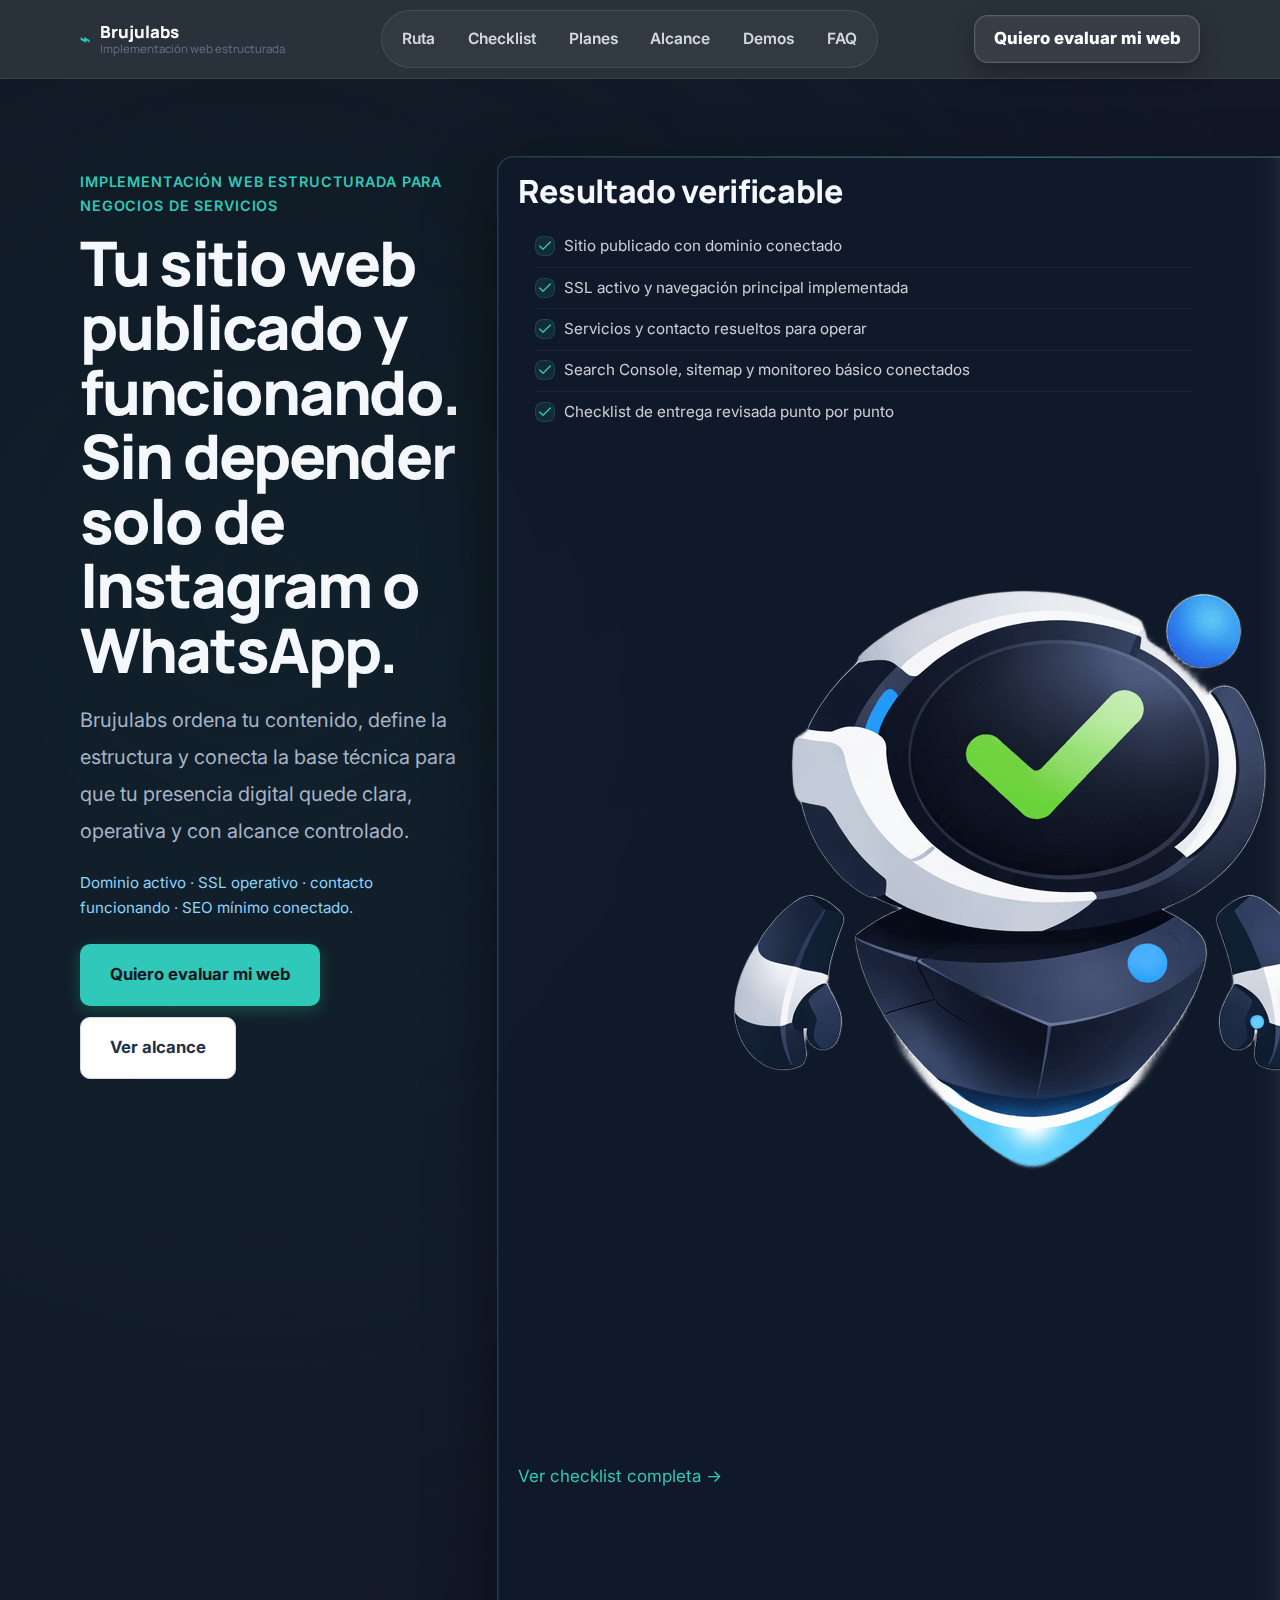
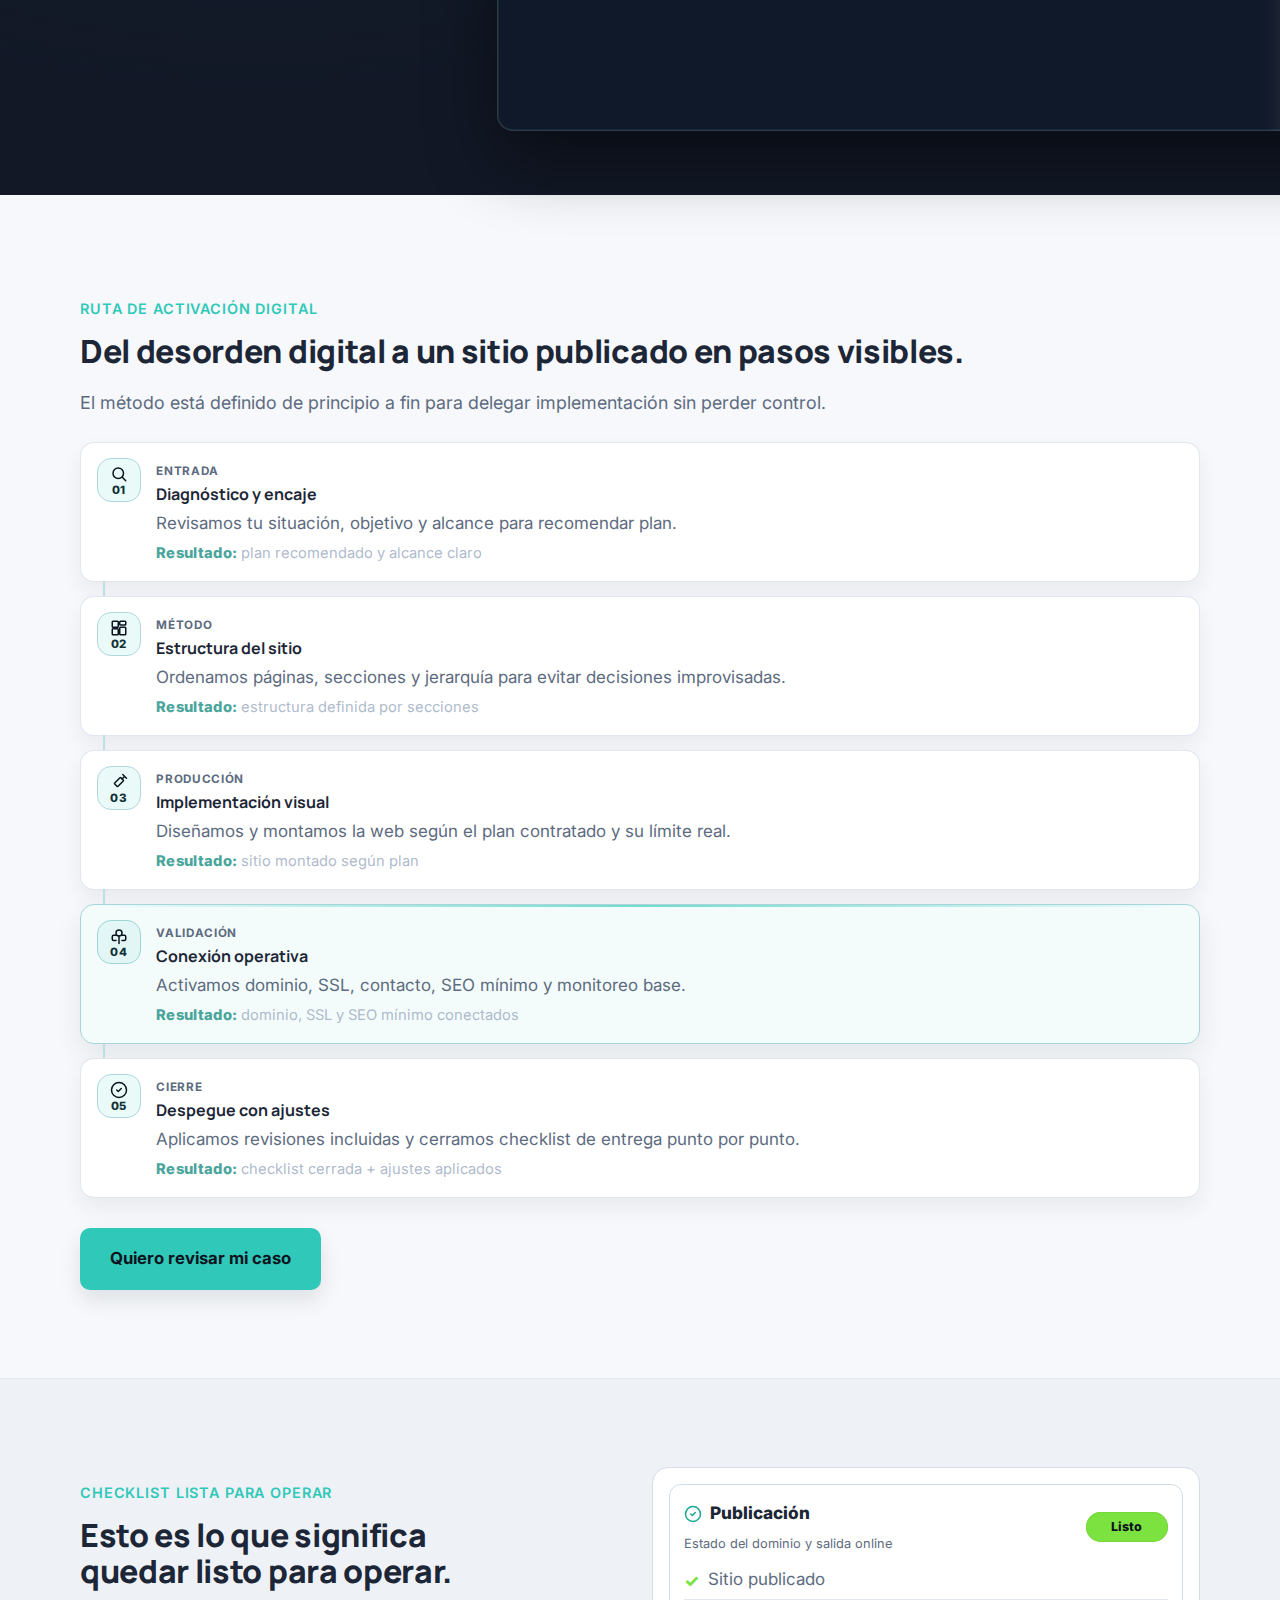
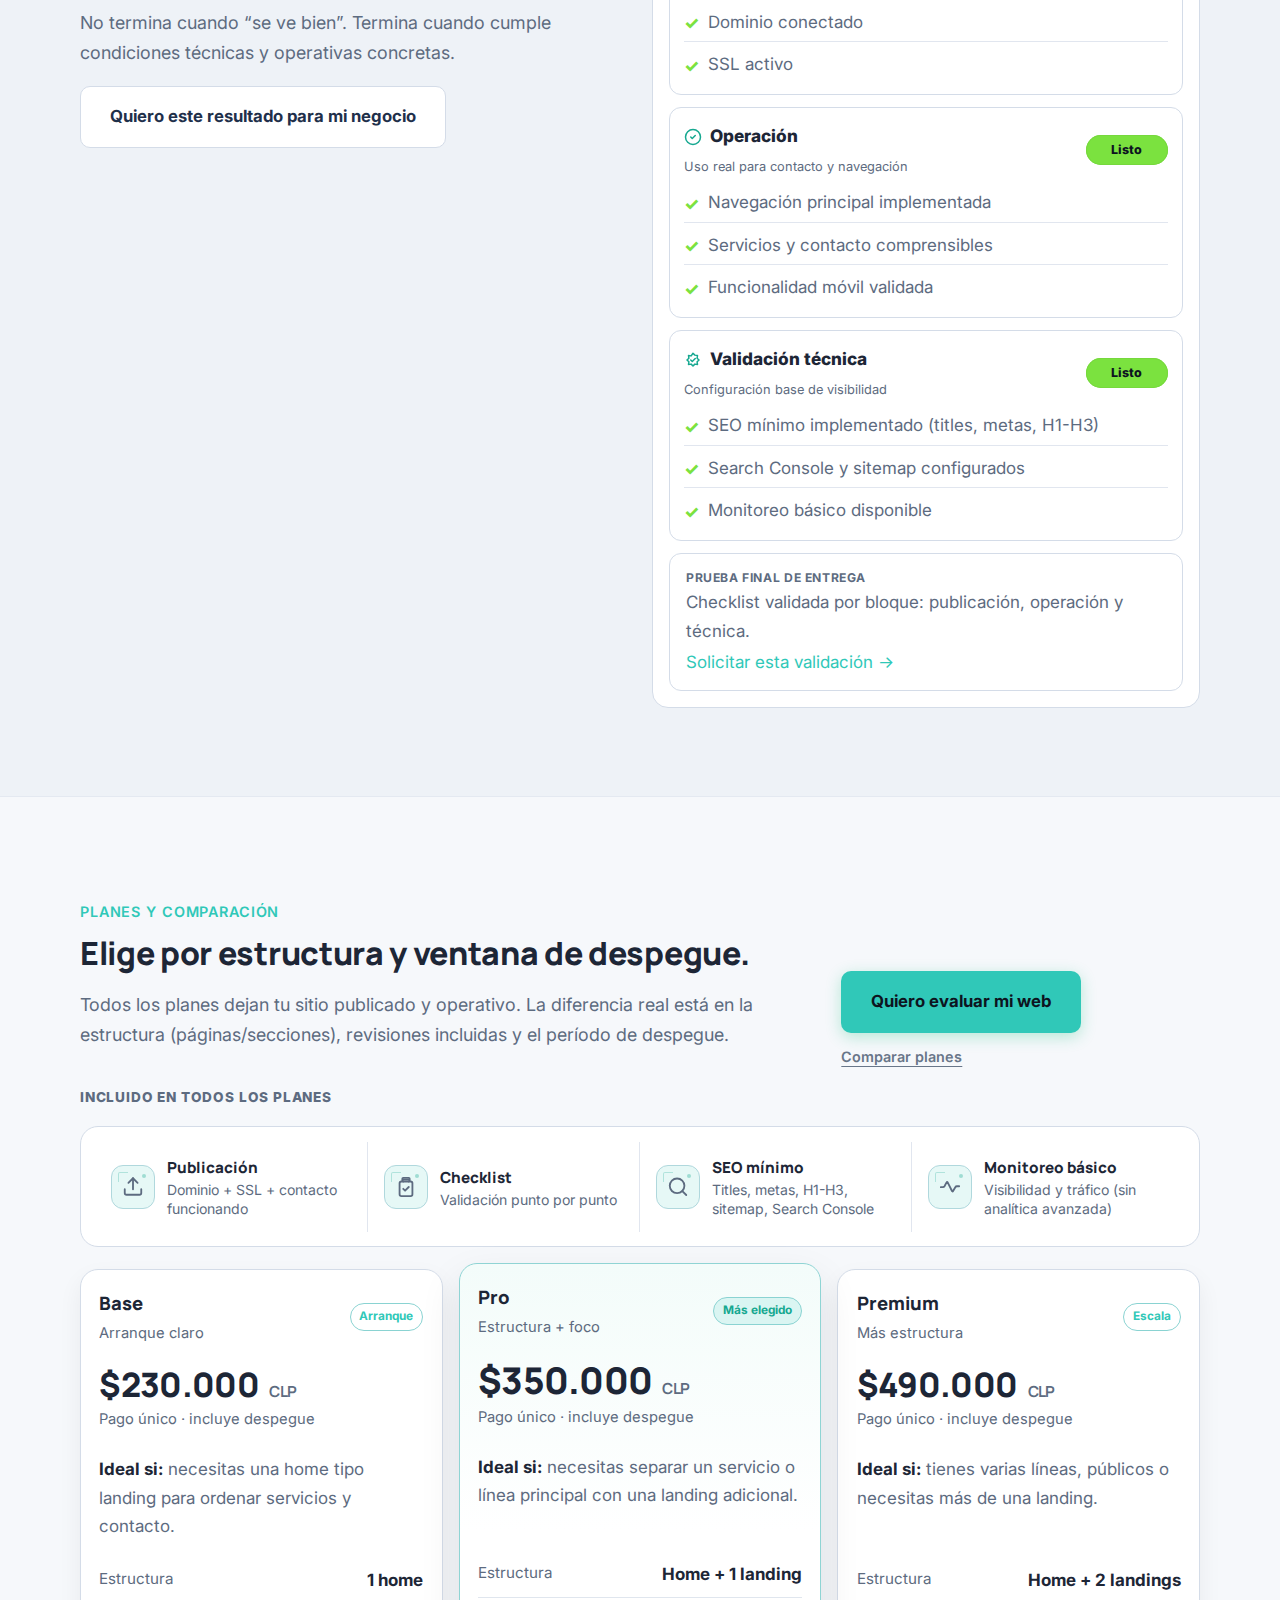
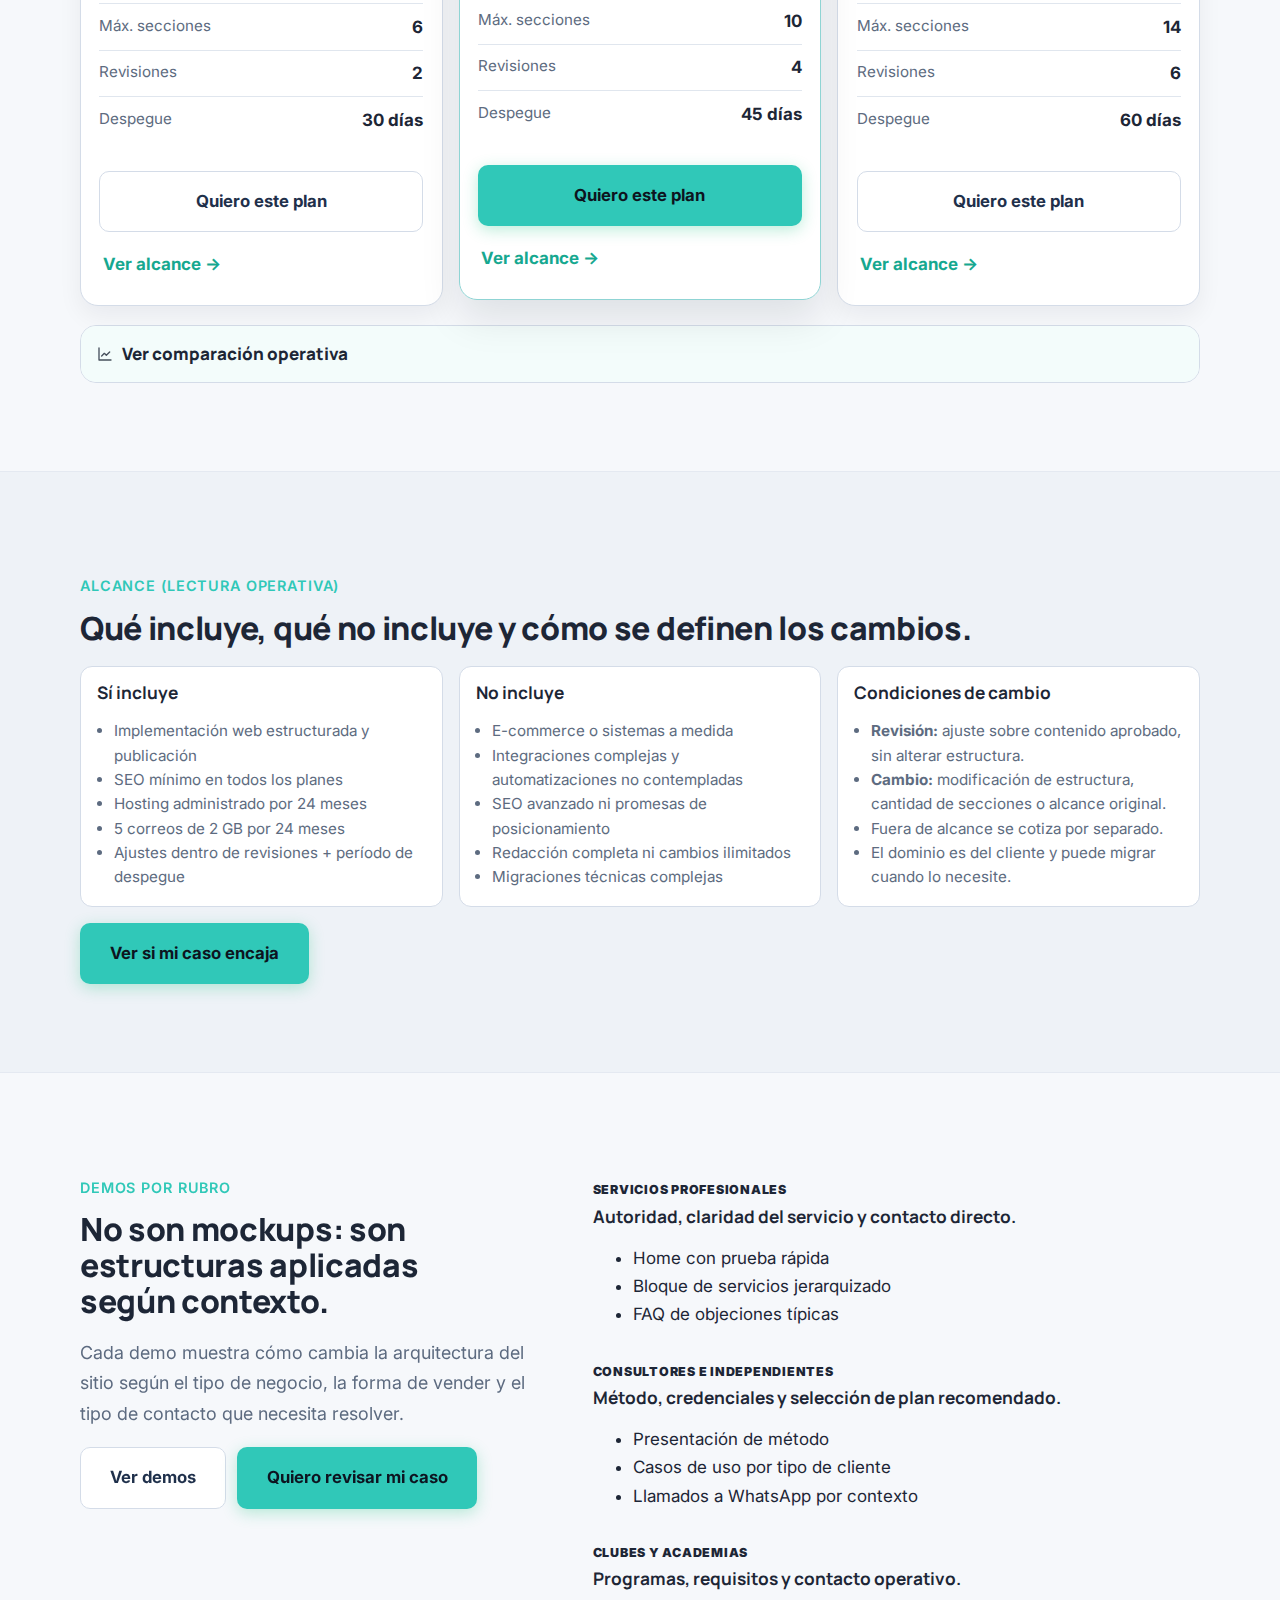
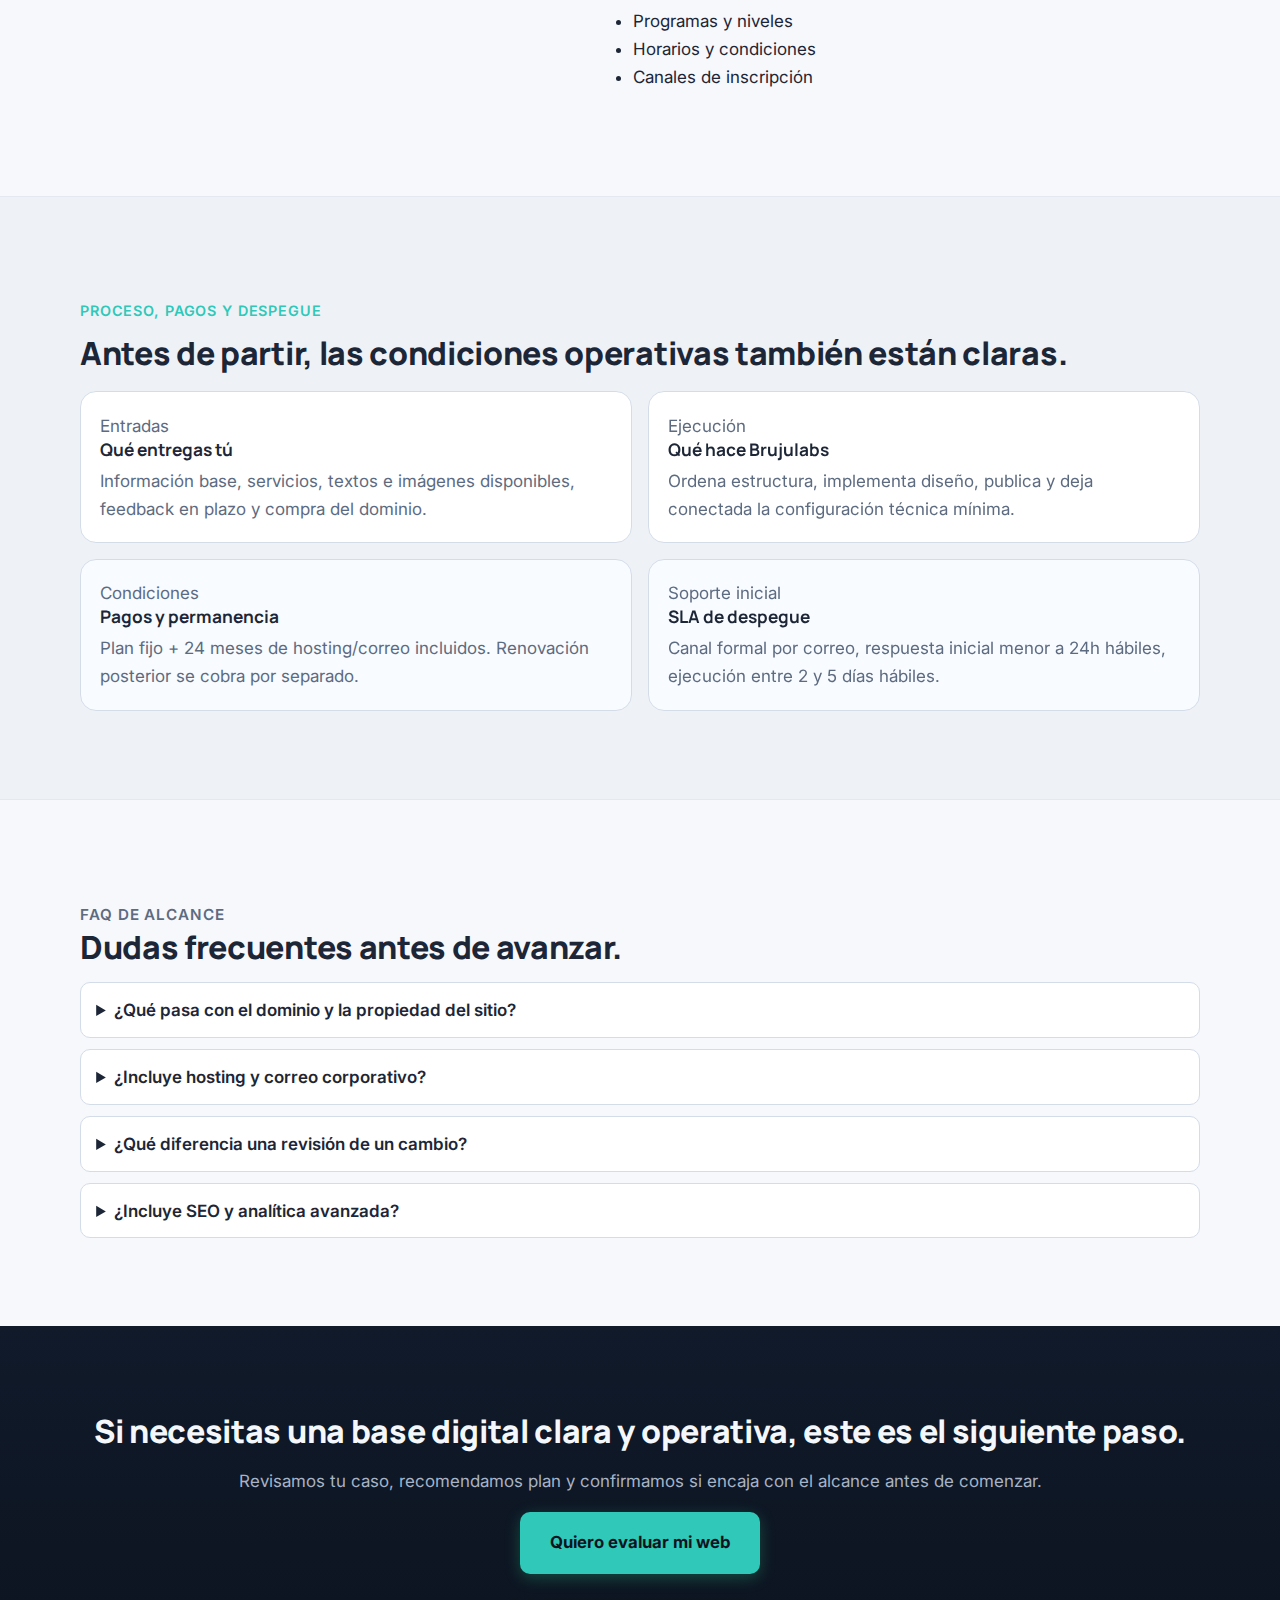
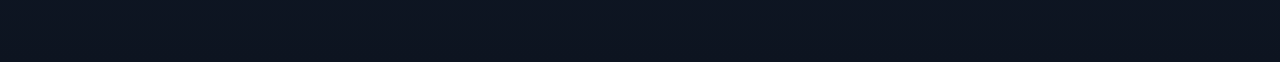
<file: index.html>
<!DOCTYPE html>
<html lang="es">
<head>
  <meta charset="UTF-8" />
  <meta name="viewport" content="width=device-width, initial-scale=1.0" />
  <link rel="icon" type="image/png" sizes="192x192" href="assets/img/fav.png" />
  <title>Brujulabs | Implementación web lista para operar</title>
  <meta name="description" content="Brujulabs implementa sitios web para negocios de servicios con método claro, checklist verificable y alcance controlado." />
  <meta property="og:site_name" content="Brujulabs" />
  <meta property="og:title" content="Brujulabs | Implementación web lista para operar" />
  <meta property="og:description" content="Implementación guiada para dejar tu sitio publicado, claro y funcional." />
  <link rel="preconnect" href="https://fonts.googleapis.com">
  <link rel="preconnect" href="https://fonts.gstatic.com" crossorigin>
  <link href="https://fonts.googleapis.com/css2?family=Inter:wght@400;500;600&family=Manrope:wght@700;800&display=swap" rel="stylesheet">
  <link rel="stylesheet" href="assets/home.css" />
</head>
<body>
  <header class="site-header">
    <div class="container header-inner">
      <a class="brand" href="/" aria-label="Brujulabs Home">
        <span class="brand-mark" aria-hidden="true">⌁</span>
        <span class="brand-meta">
          <span class="brand-name">Brujulabs</span>
          <span class="brand-tag">Implementación web estructurada</span>
        </span>
      </a>
      <nav class="main-nav" aria-label="Navegación principal">
        <a href="#ruta">Ruta</a>
        <a href="#checklist">Checklist</a>
        <a href="#planes">Planes</a>
        <a href="#alcance">Alcance</a>
        <a href="#demos">Demos</a>
        <a href="#faq">FAQ</a>
      </nav>
      <a class="btn btn-whatsapp" href="https://wa.me/TUNUMERO?text=Hola%2C%20vengo%20desde%20la%20web%20de%20Brujulabs.%20Quiero%20entender%20qu%C3%A9%20plan%20me%20conviene%20para%20implementar%20mi%20sitio.">Quiero evaluar mi web</a>
    </div>
  </header>

  <main>
    <section class="hero" id="hero">
      <div class="container hero-grid">
        <div class="hero-copy">
          <p class="eyebrow">Implementación web estructurada para negocios de servicios</p>
          <h1>Tu sitio web publicado y funcionando.<br>Sin depender solo de Instagram o WhatsApp.</h1>
          <p class="lead">Brujulabs ordena tu contenido, define la estructura y conecta la base técnica para que tu presencia digital quede clara, operativa y con alcance controlado.</p>
          <p class="hero-proof">Dominio activo · SSL operativo · contacto funcionando · SEO mínimo conectado.</p>
          <div class="hero-actions">
            <a class="btn btn-primary" href="https://wa.me/TUNUMERO?text=Hola%2C%20vengo%20desde%20la%20web%20de%20Brujulabs.%20Quiero%20entender%20qu%C3%A9%20plan%20me%20conviene%20para%20implementar%20mi%20sitio.">Quiero evaluar mi web</a>
            <a class="btn btn-ghost" href="#alcance">Ver alcance</a>
          </div>
        </div>

        <aside class="hero-panel" aria-label="Prueba inicial de entrega">
          <div class="panel-head">
            <h2>Resultado verificable</h2>
            <span class="state-ok">Validado</span>
          </div>
          <ul class="proof-list" aria-label="Checklist de entrega verificable">
            <li>
              <span class="proof-ico" aria-hidden="true">
                <!-- Lucide: check -->
                <svg viewBox="0 0 24 24" class="ico" fill="none" stroke="currentColor" stroke-width="2"
                     stroke-linecap="round" stroke-linejoin="round">
                  <path d="M20 6 9 17l-5-5"></path>
                </svg>
              </span>
              <span>Sitio publicado con dominio conectado</span>
            </li>

            <li>
              <span class="proof-ico" aria-hidden="true">
                <svg viewBox="0 0 24 24" class="ico" fill="none" stroke="currentColor" stroke-width="2"
                     stroke-linecap="round" stroke-linejoin="round">
                  <path d="M20 6 9 17l-5-5"></path>
                </svg>
              </span>
              <span>SSL activo y navegación principal implementada</span>
            </li>

            <li>
              <span class="proof-ico" aria-hidden="true">
                <svg viewBox="0 0 24 24" class="ico" fill="none" stroke="currentColor" stroke-width="2"
                     stroke-linecap="round" stroke-linejoin="round">
                  <path d="M20 6 9 17l-5-5"></path>
                </svg>
              </span>
              <span>Servicios y contacto resueltos para operar</span>
            </li>

            <li>
              <span class="proof-ico" aria-hidden="true">
                <svg viewBox="0 0 24 24" class="ico" fill="none" stroke="currentColor" stroke-width="2"
                     stroke-linecap="round" stroke-linejoin="round">
                  <path d="M20 6 9 17l-5-5"></path>
                </svg>
              </span>
              <span>Search Console, sitemap y monitoreo básico conectados</span>
            </li>

            <li>
              <span class="proof-ico" aria-hidden="true">
                <svg viewBox="0 0 24 24" class="ico" fill="none" stroke="currentColor" stroke-width="2"
                     stroke-linecap="round" stroke-linejoin="round">
                  <path d="M20 6 9 17l-5-5"></path>
                </svg>
              </span>
              <span>Checklist de entrega revisada punto por punto</span>
            </li>
          </ul>
          <img src="assets/img/robot.png" alt="Asistente de Brujulabs validando estado de implementación" />
          <a class="inline-link" href="#checklist">Ver checklist completa →</a>
        </aside>
      </div>
    </section>

    <section class="section" id="ruta">
      <div class="container">
        <p class="eyebrow">Ruta de Activación Digital</p>
        <h2>Del desorden digital a un sitio publicado en pasos visibles.</h2>
        <p class="section-intro">El método está definido de principio a fin para delegar implementación sin perder control.</p>
        <ol class="route-sequence">
          <li class="card-step">
            <span class="step-index" aria-hidden="true">
              <svg viewBox="0 0 24 24" class="ico" fill="none" stroke="currentColor" stroke-width="2" stroke-linecap="round" stroke-linejoin="round">
                <circle cx="11" cy="11" r="7"></circle>
                <path d="M21 21l-4.3-4.3"></path>
              </svg>
              <span class="step-num">01</span>
            </span>
            <div>
              <p class="step-state">Entrada</p>
              <h3>Diagnóstico y encaje</h3>
              <p>Revisamos tu situación, objetivo y alcance para recomendar plan.</p>
              <p class="step-result"><strong>Resultado:</strong> plan recomendado y alcance claro</p>
            </div>
          </li>
          <li class="card-step">
            <span class="step-index" aria-hidden="true">
              <svg viewBox="0 0 24 24" class="ico" fill="none" stroke="currentColor" stroke-width="2" stroke-linecap="round" stroke-linejoin="round">
                <rect x="3" y="3" width="8" height="8" rx="1"></rect>
                <rect x="13" y="3" width="8" height="5" rx="1"></rect>
                <rect x="13" y="11" width="8" height="10" rx="1"></rect>
                <rect x="3" y="13" width="8" height="8" rx="1"></rect>
              </svg>
              <span class="step-num">02</span>
            </span>
            <div>
              <p class="step-state">Método</p>
              <h3>Estructura del sitio</h3>
              <p>Ordenamos páginas, secciones y jerarquía para evitar decisiones improvisadas.</p>
              <p class="step-result"><strong>Resultado:</strong> estructura definida por secciones</p>
            </div>
          </li>
          <li class="card-step">
            <span class="step-index" aria-hidden="true">
              <svg viewBox="0 0 24 24" class="ico" fill="none" stroke="currentColor" stroke-width="2" stroke-linecap="round" stroke-linejoin="round">
                <path d="M14.7 6.3a1 1 0 0 0-1.4 0l-7 7a1 1 0 0 0 0 1.4l3 3a1 1 0 0 0 1.4 0l7-7a1 1 0 0 0 0-1.4z"></path>
                <path d="m16 8 3-3"></path>
                <path d="m17 2 5 5"></path>
              </svg>
              <span class="step-num">03</span>
            </span>
            <div>
              <p class="step-state">Producción</p>
              <h3>Implementación visual</h3>
              <p>Diseñamos y montamos la web según el plan contratado y su límite real.</p>
              <p class="step-result"><strong>Resultado:</strong> sitio montado según plan</p>
            </div>
          </li>
          <li class="card-step is-focus">
            <span class="step-index" aria-hidden="true">
              <svg viewBox="0 0 24 24" class="ico" fill="none" stroke="currentColor" stroke-width="2" stroke-linecap="round" stroke-linejoin="round">
                <path d="M12 22V12"></path>
                <path d="M8 18H5a2 2 0 0 1-2-2v-3a2 2 0 0 1 2-2h3"></path>
                <path d="M16 18h3a2 2 0 0 0 2-2v-3a2 2 0 0 0-2-2h-3"></path>
                <path d="M12 12a4 4 0 1 0 0-8 4 4 0 0 0 0 8z"></path>
              </svg>
              <span class="step-num">04</span>
            </span>
            <div>
              <p class="step-state">Validación</p>
              <h3>Conexión operativa</h3>
              <p>Activamos dominio, SSL, contacto, SEO mínimo y monitoreo base.</p>
              <p class="step-result"><strong>Resultado:</strong> dominio, SSL y SEO mínimo conectados</p>
            </div>
          </li>
          <li class="card-step">
            <span class="step-index" aria-hidden="true">
              <svg viewBox="0 0 24 24" class="ico" fill="none" stroke="currentColor" stroke-width="2" stroke-linecap="round" stroke-linejoin="round">
                <circle cx="12" cy="12" r="10"></circle>
                <path d="m9 12 2 2 4-4"></path>
              </svg>
              <span class="step-num">05</span>
            </span>
            <div>
              <p class="step-state">Cierre</p>
              <h3>Despegue con ajustes</h3>
              <p>Aplicamos revisiones incluidas y cerramos checklist de entrega punto por punto.</p>
              <p class="step-result"><strong>Resultado:</strong> checklist cerrada + ajustes aplicados</p>
            </div>
          </li>
        </ol>
        <div class="section-actions">
          <a class="btn btn-primary" href="https://wa.me/TUNUMERO?text=Hola%2C%20vengo%20desde%20la%20web%20de%20Brujulabs.%20Ya%20revis%C3%A9%20el%20alcance%20y%20las%20demos.%20Quiero%20saber%20si%20mi%20negocio%20encaja%20con%20el%20servicio.">Quiero revisar mi caso</a>
        </div>
      </div>
    </section>

    <section class="section section-soft" id="checklist">
      <div class="container two-col">
        <div>
          <p class="eyebrow">Checklist Lista para Operar</p>
          <h2>Esto es lo que significa quedar listo para operar.</h2>
          <p class="section-intro">No termina cuando “se ve bien”. Termina cuando cumple condiciones técnicas y operativas concretas.</p>
          <a class="btn btn-ghost" href="https://wa.me/TUNUMERO?text=Hola%2C%20vengo%20desde%20la%20web%20de%20Brujulabs.%20Quiero%20este%20resultado%20para%20mi%20negocio.">Quiero este resultado para mi negocio</a>
        </div>
        <div class="checklist-operativa">
          <article class="card-check">
            <div class="check-head">
              <div>
                <p class="checklist-title"><svg class="ico" viewBox="0 0 24 24" aria-hidden="true" fill="none" stroke="currentColor" stroke-width="2" stroke-linecap="round" stroke-linejoin="round"><circle cx="12" cy="12" r="10"/><path d="m9 12 2 2 4-4"/></svg>Publicación</p>
                <p class="check-meta">Estado del dominio y salida online</p>
              </div>
              <span class="state-ok">Listo</span>
            </div>
            <ul>
              <li><span>✓</span> Sitio publicado</li>
              <li><span>✓</span> Dominio conectado</li>
              <li><span>✓</span> SSL activo</li>
            </ul>
          </article>
          <article class="card-check">
            <div class="check-head">
              <div>
                <p class="checklist-title"><svg class="ico" viewBox="0 0 24 24" aria-hidden="true" fill="none" stroke="currentColor" stroke-width="2" stroke-linecap="round" stroke-linejoin="round"><circle cx="12" cy="12" r="10"/><path d="m9 12 2 2 4-4"/></svg>Operación</p>
                <p class="check-meta">Uso real para contacto y navegación</p>
              </div>
              <span class="state-ok">Listo</span>
            </div>
            <ul>
              <li><span>✓</span> Navegación principal implementada</li>
              <li><span>✓</span> Servicios y contacto comprensibles</li>
              <li><span>✓</span> Funcionalidad móvil validada</li>
            </ul>
          </article>
          <article class="card-check">
            <div class="check-head">
              <div>
                <p class="checklist-title"><svg class="ico" viewBox="0 0 24 24" aria-hidden="true" fill="none" stroke="currentColor" stroke-width="2" stroke-linecap="round" stroke-linejoin="round"><path d="M12 3l2.45 2.49L18 6l-.51 3.55L20 12l-2.51 2.45L18 18l-3.55-.51L12 20l-2.45-2.51L6 18l.51-3.55L4 12l2.51-2.45L6 6l3.55.51L12 3z"/><path d="m9 12 2 2 4-4"/></svg>Validación técnica</p>
                <p class="check-meta">Configuración base de visibilidad</p>
              </div>
              <span class="state-ok">Listo</span>
            </div>
            <ul>
              <li><span>✓</span> SEO mínimo implementado (titles, metas, H1-H3)</li>
              <li><span>✓</span> Search Console y sitemap configurados</li>
              <li><span>✓</span> Monitoreo básico disponible</li>
            </ul>
          </article>
          <article class="card-proof">
            <p class="proof-label">Prueba final de entrega</p>
            <p>Checklist validada por bloque: publicación, operación y técnica.</p>
            <a class="inline-link" href="https://wa.me/TUNUMERO?text=Hola%2C%20vengo%20desde%20la%20web%20de%20Brujulabs.%20Quiero%20este%20resultado%20para%20mi%20negocio.">Solicitar esta validación →</a>
          </article>
        </div>
      </div>
    </section>

    <section class="section" id="planes">
  <div class="container">
    <div class="pricing-head">
      <div>
        <p class="eyebrow">Planes y comparación</p>
        <h2>Elige por estructura y ventana de despegue.</h2>
        <p class="section-intro">
          Todos los planes dejan tu sitio publicado y operativo. La diferencia real está en la estructura (páginas/secciones),
          revisiones incluidas y el período de despegue.
        </p>
      </div>

      <div class="pricing-actions">
        <a class="btn btn-primary" href="https://wa.me/TUNUMERO?text=Hola%2C%20vengo%20desde%20la%20web%20de%20Brujulabs.%20Quiero%20entender%20qu%C3%A9%20plan%20me%20conviene%20para%20implementar%20mi%20sitio.">
          Quiero evaluar mi web
        </a>
        <a class="btn-ghost" href="#comparar-planes">Comparar planes</a>
      </div>
    </div>

    <!-- “Todos incluyen” (ancla visual, no dashboard falso) -->
    <p class="pricing-kicker">Incluido en todos los planes</p>
    <div class="pricing-includes-strip" aria-label="Incluido en todos los planes">
      <div class="inc">
        <span class="inc-ico" aria-hidden="true">
          <svg class="ico" data-ico="publicacion" viewBox="0 0 24 24" fill="none" stroke="currentColor" stroke-width="2" stroke-linecap="round" stroke-linejoin="round">
            <path d="M12 3v12"/>
            <path d="m17 8-5-5-5 5"/>
            <path d="M21 15v4a2 2 0 0 1-2 2H5a2 2 0 0 1-2-2v-4"/>
          </svg>
        </span>
        <div>
          <strong>Publicación</strong>
          <span>Dominio + SSL + contacto funcionando</span>
        </div>
      </div>

      <div class="inc">
        <span class="inc-ico" aria-hidden="true">
          <svg class="ico" data-ico="checklist" viewBox="0 0 24 24" fill="none" stroke="currentColor" stroke-width="2" stroke-linecap="round" stroke-linejoin="round" aria-hidden="true">
            <rect x="8" y="2" width="8" height="4" rx="1" ry="1"></rect>
            <path d="M9 4h6"></path>
            <path d="M9 6H7a2 2 0 0 0-2 2v12a2 2 0 0 0 2 2h10a2 2 0 0 0 2-2V8a2 2 0 0 0-2-2h-2"></path>
            <path d="m9 14 2 2 4-4"></path>
          </svg>
        </span>
        <div>
          <strong>Checklist</strong>
          <span>Validación punto por punto</span>
        </div>
      </div>

      <div class="inc">
        <span class="inc-ico" aria-hidden="true">
          <svg class="ico" data-ico="seo" viewBox="0 0 24 24" fill="none" stroke="currentColor" stroke-width="2" stroke-linecap="round" stroke-linejoin="round">
            <circle cx="11" cy="11" r="8"/>
            <path d="m21 21-4.3-4.3"/>
          </svg>
        </span>
        <div>
          <strong>SEO mínimo</strong>
          <span>Titles, metas, H1-H3, sitemap, Search Console</span>
        </div>
      </div>

      <div class="inc">
        <span class="inc-ico" aria-hidden="true">
          <svg class="ico" data-ico="monitoreo" viewBox="0 0 24 24" fill="none" stroke="currentColor" stroke-width="2" stroke-linecap="round" stroke-linejoin="round">
            <path d="M22 12h-2.48a2 2 0 0 0-1.74 1.01l-2.57 4.5a.5.5 0 0 1-.9-.04l-5-10a.5.5 0 0 0-.9.04L6 12a2 2 0 0 1-1.74 1H2"/>
          </svg>
        </span>
        <div>
          <strong>Monitoreo básico</strong>
          <span>Visibilidad y tráfico (sin analítica avanzada)</span>
        </div>
      </div>
    </div>

    <!-- Cards -->
    <div class="plan-system plan-system-v2" role="list" aria-label="Planes Brujulabs">
      <!-- BASE -->
      <article class="card-plan plan-v2" role="listitem">
        <div class="plan-head">
          <div>
            <p class="plan-tier">Base</p>
            <p class="plan-kicker">Arranque claro</p>
          </div>
          <span class="plan-badge">Arranque</span>
        </div>

        <div class="plan-price-row">
          <p class="plan-price">$230.000 <span>CLP</span></p>
          <p class="plan-note">Pago único · incluye despegue</p>
        </div>

        <p class="plan-ideal"><strong>Ideal si:</strong> necesitas una home tipo landing para ordenar servicios y contacto.</p>

        <ul class="plan-metrics">
          <li><span>Estructura</span><strong>1 home</strong></li>
          <li><span>Máx. secciones</span><strong>6</strong></li>
          <li><span>Revisiones</span><strong>2</strong></li>
          <li><span>Despegue</span><strong>30 días</strong></li>
        </ul>

        <div class="plan-ctas">
          <a class="btn btn-plan" href="https://wa.me/TUNUMERO?text=Hola%2C%20vengo%20desde%20la%20web%20de%20Brujulabs.%20Estoy%20revisando%20el%20plan%20Base%20y%20quiero%20confirmar%20si%20encaja%20con%20lo%20que%20necesito.">Quiero este plan</a>
          <a class="plan-link" href="#alcance">Ver alcance →</a>
        </div>
      </article>

      <!-- PRO (featured) -->
      <article class="card-plan featured plan-v2" role="listitem" aria-label="Plan Pro (más elegido)">
        <div class="plan-head">
          <div>
            <p class="plan-tier">Pro</p>
            <p class="plan-kicker">Estructura + foco</p>
          </div>
          <span class="plan-badge badge-strong">Más elegido</span>
        </div>

        <div class="plan-price-row">
          <p class="plan-price">$350.000 <span>CLP</span></p>
          <p class="plan-note">Pago único · incluye despegue</p>
        </div>

        <p class="plan-ideal"><strong>Ideal si:</strong> necesitas separar un servicio o línea principal con una landing adicional.</p>

        <ul class="plan-metrics">
          <li><span>Estructura</span><strong>Home + 1 landing</strong></li>
          <li><span>Máx. secciones</span><strong>10</strong></li>
          <li><span>Revisiones</span><strong>4</strong></li>
          <li><span>Despegue</span><strong>45 días</strong></li>
        </ul>

        <div class="plan-ctas">
          <a class="btn btn-primary" href="https://wa.me/TUNUMERO?text=Hola%2C%20vengo%20desde%20la%20web%20de%20Brujulabs.%20Estoy%20revisando%20el%20plan%20Pro%20y%20quiero%20confirmar%20si%20encaja%20con%20lo%20que%20necesito.">Quiero este plan</a>
          <a class="plan-link" href="#alcance">Ver alcance →</a>
        </div>
      </article>

      <!-- PREMIUM -->
      <article class="card-plan plan-v2" role="listitem">
        <div class="plan-head">
          <div>
            <p class="plan-tier">Premium</p>
            <p class="plan-kicker">Más estructura</p>
          </div>
          <span class="plan-badge">Escala</span>
        </div>

        <div class="plan-price-row">
          <p class="plan-price">$490.000 <span>CLP</span></p>
          <p class="plan-note">Pago único · incluye despegue</p>
        </div>

        <p class="plan-ideal"><strong>Ideal si:</strong> tienes varias líneas, públicos o necesitas más de una landing.</p>

        <ul class="plan-metrics">
          <li><span>Estructura</span><strong>Home + 2 landings</strong></li>
          <li><span>Máx. secciones</span><strong>14</strong></li>
          <li><span>Revisiones</span><strong>6</strong></li>
          <li><span>Despegue</span><strong>60 días</strong></li>
        </ul>

        <div class="plan-ctas">
          <a class="btn btn-plan" href="https://wa.me/TUNUMERO?text=Hola%2C%20vengo%20desde%20la%20web%20de%20Brujulabs.%20Estoy%20revisando%20el%20plan%20Premium%20y%20quiero%20confirmar%20si%20encaja%20con%20lo%20que%20necesito.">Quiero este plan</a>
          <a class="plan-link" href="#alcance">Ver alcance →</a>
        </div>
      </article>
    </div>

    <!-- Comparación (sin JS) -->
    <details class="plan-compare" id="comparar-planes">
      <summary>
        <svg class="compare-summary-ico" viewBox="0 0 24 24" aria-hidden="true" fill="none" stroke="currentColor" stroke-width="2" stroke-linecap="round" stroke-linejoin="round">
          <path d="M3 3v18h18"/>
          <path d="m19 9-5 5-3-3-4 4"/>
        </svg>
        <span>Ver comparación operativa</span>
      </summary>
      <div class="compare-inner">
        <table class="compare-table" aria-label="Tabla comparativa de planes">
          <thead>
            <tr>
              <th>Detalle</th>
              <th>Base</th>
              <th class="col-pro">Pro</th>
              <th>Premium</th>
            </tr>
          </thead>
          <tbody>
            <tr>
              <td>Estructura</td>
              <td>1 home</td>
              <td class="col-pro">Home + 1 landing</td>
              <td>Home + 2 landings</td>
            </tr>
            <tr>
              <td>Máx. secciones</td>
              <td>6</td>
              <td class="col-pro">10</td>
              <td>14</td>
            </tr>
            <tr>
              <td>Revisiones</td>
              <td>2</td>
              <td class="col-pro">4</td>
              <td>6</td>
            </tr>
            <tr>
              <td>Despegue</td>
              <td>30 días</td>
              <td class="col-pro">45 días</td>
              <td>60 días</td>
            </tr>
            <tr>
              <td>Incluye publicación + checklist</td>
              <td>✓</td>
              <td class="col-pro">✓</td>
              <td>✓</td>
            </tr>
            <tr>
              <td>SEO mínimo + Search Console</td>
              <td>✓</td>
              <td class="col-pro">✓</td>
              <td>✓</td>
            </tr>
            <tr>
              <td>Monitoreo básico</td>
              <td>✓</td>
              <td class="col-pro">✓</td>
              <td>✓</td>
            </tr>
          </tbody>
        </table>

        <p class="compare-note">
          <strong>Nota:</strong> La tabla no reemplaza el alcance. “Cambio” (estructura/alcance) es distinto a “revisión” (ajuste sobre contenido aprobado).
        </p>
      </div>
    </details>
  </div>
</section>

    <section class="section section-soft" id="alcance">
      <div class="container">
        <p class="eyebrow">Alcance (lectura operativa)</p>
        <h2>Qué incluye, qué no incluye y cómo se definen los cambios.</h2>
        <div class="scope-grid">
          <article>
            <h3>Sí incluye</h3>
            <ul>
              <li>Implementación web estructurada y publicación</li>
              <li>SEO mínimo en todos los planes</li>
              <li>Hosting administrado por 24 meses</li>
              <li>5 correos de 2 GB por 24 meses</li>
              <li>Ajustes dentro de revisiones + período de despegue</li>
            </ul>
          </article>
          <article>
            <h3>No incluye</h3>
            <ul>
              <li>E-commerce o sistemas a medida</li>
              <li>Integraciones complejas y automatizaciones no contempladas</li>
              <li>SEO avanzado ni promesas de posicionamiento</li>
              <li>Redacción completa ni cambios ilimitados</li>
              <li>Migraciones técnicas complejas</li>
            </ul>
          </article>
          <article>
            <h3>Condiciones de cambio</h3>
            <ul>
              <li><strong>Revisión:</strong> ajuste sobre contenido aprobado, sin alterar estructura.</li>
              <li><strong>Cambio:</strong> modificación de estructura, cantidad de secciones o alcance original.</li>
              <li>Fuera de alcance se cotiza por separado.</li>
              <li>El dominio es del cliente y puede migrar cuando lo necesite.</li>
            </ul>
          </article>
        </div>
        <div class="section-actions">
          <a class="btn btn-primary" href="https://wa.me/TUNUMERO?text=Hola%2C%20vengo%20desde%20la%20web%20de%20Brujulabs.%20Ya%20revis%C3%A9%20el%20alcance%20y%20las%20demos.%20Quiero%20saber%20si%20mi%20negocio%20encaja%20con%20el%20servicio.">Ver si mi caso encaja</a>
        </div>
      </div>
    </section>

    <section class="section" id="demos">
      <div class="container demos-layout">
        <div class="demos-copy">
          <p class="eyebrow">Demos por rubro</p>
          <h2>No son mockups: son estructuras aplicadas según contexto.</h2>
          <p class="section-intro">Cada demo muestra cómo cambia la arquitectura del sitio según el tipo de negocio, la forma de vender y el tipo de contacto que necesita resolver.</p>
          <div class="section-actions">
            <a class="btn btn-ghost" href="/temporada-2026.html">Ver demos</a>
            <a class="btn btn-primary" href="https://wa.me/TUNUMERO?text=Hola%2C%20vengo%20desde%20la%20web%20de%20Brujulabs.%20Ya%20revis%C3%A9%20el%20alcance%20y%20las%20demos.%20Quiero%20saber%20si%20mi%20negocio%20encaja%20con%20el%20servicio.">Quiero revisar mi caso</a>
          </div>
        </div>
        <div class="demo-stack">
          <article class="demo-case featured">
            <p class="demo-kicker">Servicios profesionales</p>
            <h3>Autoridad, claridad del servicio y contacto directo.</h3>
            <ul><li>Home con prueba rápida</li><li>Bloque de servicios jerarquizado</li><li>FAQ de objeciones típicas</li></ul>
          </article>
          <article class="demo-case">
            <p class="demo-kicker">Consultores e independientes</p>
            <h3>Método, credenciales y selección de plan recomendado.</h3>
            <ul><li>Presentación de método</li><li>Casos de uso por tipo de cliente</li><li>Llamados a WhatsApp por contexto</li></ul>
          </article>
          <article class="demo-case">
            <p class="demo-kicker">Clubes y academias</p>
            <h3>Programas, requisitos y contacto operativo.</h3>
            <ul><li>Programas y niveles</li><li>Horarios y condiciones</li><li>Canales de inscripción</li></ul>
          </article>
        </div>
      </div>
    </section>

    <section class="section section-soft" id="proceso">
      <div class="container">
        <p class="eyebrow">Proceso, pagos y despegue</p>
        <h2>Antes de partir, las condiciones operativas también están claras.</h2>
        <div class="ops-grid">
          <article class="ops-panel">
            <p class="ops-kicker">Entradas</p>
            <h3>Qué entregas tú</h3>
            <p>Información base, servicios, textos e imágenes disponibles, feedback en plazo y compra del dominio.</p>
          </article>
          <article class="ops-panel">
            <p class="ops-kicker">Ejecución</p>
            <h3>Qué hace Brujulabs</h3>
            <p>Ordena estructura, implementa diseño, publica y deja conectada la configuración técnica mínima.</p>
          </article>
          <article class="ops-panel accent">
            <p class="ops-kicker">Condiciones</p>
            <h3>Pagos y permanencia</h3>
            <p>Plan fijo + 24 meses de hosting/correo incluidos. Renovación posterior se cobra por separado.</p>
          </article>
          <article class="ops-panel accent">
            <p class="ops-kicker">Soporte inicial</p>
            <h3>SLA de despegue</h3>
            <p>Canal formal por correo, respuesta inicial menor a 24h hábiles, ejecución entre 2 y 5 días hábiles.</p>
          </article>
        </div>
      </div>
    </section>

    <section class="section" id="faq">
      <div class="container faq-wrap">
        <p class="eyebrow">FAQ de alcance</p>
        <h2>Dudas frecuentes antes de avanzar.</h2>
        <details>
          <summary>¿Qué pasa con el dominio y la propiedad del sitio?</summary>
          <p>El dominio se compra a nombre del cliente. Brujulabs acompaña conexión y puede quedar como contacto técnico.</p>
        </details>
        <details>
          <summary>¿Incluye hosting y correo corporativo?</summary>
          <p>Sí. Hosting administrado + 5 cuentas de correo de 2 GB están incluidos por 24 meses.</p>
        </details>
        <details>
          <summary>¿Qué diferencia una revisión de un cambio?</summary>
          <p>Revisión ajusta contenido ya aprobado sin alterar estructura. Cambio modifica estructura o alcance y puede cotizarse aparte.</p>
        </details>
        <details>
          <summary>¿Incluye SEO y analítica avanzada?</summary>
          <p>Incluye SEO mínimo técnico y monitoreo básico con Search Console/Cloudflare. No incluye estrategia avanzada ni dashboards a medida.</p>
        </details>
      </div>
    </section>

    <section class="section cta-final">
      <div class="container">
        <h2>Si necesitas una base digital clara y operativa, este es el siguiente paso.</h2>
        <p>Revisamos tu caso, recomendamos plan y confirmamos si encaja con el alcance antes de comenzar.</p>
        <a class="btn btn-primary" href="https://wa.me/TUNUMERO?text=Hola%2C%20vengo%20desde%20la%20web%20de%20Brujulabs.%20Quiero%20entender%20qu%C3%A9%20plan%20me%20conviene%20para%20implementar%20mi%20sitio.">Quiero evaluar mi web</a>
      </div>
    </section>
  </main>
</body>
</html>
</file>
<file: assets/home.css>
:root {
  --navy: #1f304b;
  --navy-dark: #0d1420;
  --surface: #f6f8fb;
  --surface-alt: #eef2f7;
  --card: #ffffff;
  --stroke: #d4dce8;
  --stroke-soft: #e4e9f1;
  --teal: #30c8b8;
  --teal-dark: #16a890;
  --accent: #26C485;
  --blue: #1f77b9;
  --ok: #7be23f;
  --text: #1d2636;
  --text-soft: #5d6b80;
  --text-inverse: #f4f7fb;
  --text-inverse-soft: #a7b3c7;
}

* { box-sizing: border-box; }
html { scroll-behavior: smooth; }
body {
  margin: 0;
  font-family: 'Inter', sans-serif;
  font-size: 17px;
  color: var(--text);
  background: var(--surface);
  line-height: 1.65;
}

.container {
  width: min(1120px, 92%);
  margin-inline: auto;
}

.site-header {
  position: sticky;
  top: 0;
  z-index: 50;
  backdrop-filter: blur(10px);
  background: color-mix(in srgb, var(--navy-dark) 88%, transparent);
  border-bottom: 1px solid rgba(255,255,255,0.08);
  transition: background 0.3s ease, border-color 0.3s ease;
}

.header-inner {
  display: grid;
  grid-template-columns: auto 1fr auto;
  align-items: center;
  gap: 1.25rem;
  min-height: 78px;
  transition: min-height 0.3s ease;
}

.site-header.is-scrolled .header-inner {
  min-height: 64px;
}

.brand {
  display: inline-flex;
  align-items: center;
  gap: .6rem;
  color: #fff;
  text-decoration: none;
  font-weight: 800;
  font-family: 'Manrope', sans-serif;
}

.brand-meta {
  display: flex;
  flex-direction: column;
  line-height: 1.05;
}

.brand-name {
  font-size: 1.05rem;
}

.brand-tag {
  font-size: .72rem;
  color: var(--text-soft);
  font-weight: 500;
  margin-top: .16rem;
}

.brand-mark { color: var(--teal); }

.main-nav {
  justify-self: center;
  display: inline-flex;
  align-items: center;
  gap: .25rem;
  padding: .35rem;
  border: 1px solid rgba(255,255,255,0.08);
  background: rgba(255,255,255,0.03);
  border-radius: 999px;
}

.main-nav a {
  color: #c9d3e2;
  text-decoration: none;
  font-size: .97rem;
  font-weight: 600;
  padding: .62rem .9rem;
  border-radius: 999px;
  transition: all 0.3s ease;
}

.main-nav a:hover,
.main-nav a:focus-visible {
  color: #fff;
  background: rgba(255,255,255,0.06);
}

.section { padding: 5.5rem 0; }
.section-soft {
  background: var(--surface-alt);
  border-top: 1px solid var(--stroke-soft);
  border-bottom: 1px solid var(--stroke-soft);
}

.hero {
  padding: 4.8rem 0 4rem;
  background:
    radial-gradient(circle at 20% 30%, rgba(38, 196, 133, 0.05) 0%, rgba(18, 24, 38, 1) 70%),
    linear-gradient(180deg, #0d1420 0%, #131e30 100%);
  color: var(--text-inverse);
}
.hero-grid {
  display: grid;
  grid-template-columns: 1.55fr 1fr;
  gap: 2.35rem;
  align-items: start;
}

h1, h2, h3 {
  font-family: 'Manrope', sans-serif;
  line-height: 1.2;
  margin: 0 0 1rem;
}

h1 {
  font-size: clamp(2.8rem, 4.8vw, 4.2rem);
  line-height: 1.05;
  letter-spacing: -0.03em;
  font-weight: 800;
  text-wrap: balance;
}

.hero-highlight {
  color: var(--accent);
}
h2 {
  font-size: clamp(1.75rem, 2.5vw, 2.85rem);
  line-height: 1.12;
  letter-spacing: -0.01em;
  font-weight: 800;
  text-wrap: balance;
}
h3 { font-size: 1.08rem; }

.lead {
  color: var(--text-inverse-soft);
  max-width: 55ch;
  font-size: 1.25rem;
  line-height: 1.85;
}
.eyebrow {
  color: var(--teal);
  letter-spacing: .06em;
  text-transform: uppercase;
  margin-bottom: .8rem;
  font-size: .9rem;
  font-weight: 600;
}

.hero-proof {
  color: #8bd5ff;
  font-size: .95rem;
  margin: 1rem 0 1.5rem;
}

.hero-panel {
  position: relative;
  overflow: visible;
  border: 1px solid rgba(255, 255, 255, 0.10);
  border-radius: 16px;
  padding: 1.25rem;
  padding-bottom: 2rem;
  background: rgba(17, 26, 42, 0.9);
  backdrop-filter: blur(10px);
  box-shadow:
    0 18px 45px rgba(0, 0, 0, 0.35),
    inset 0 0 0 1px rgba(48, 200, 184, 0.10);
}

.hero-panel::before {
  content: "";
  display: block;
  height: 1px;
  background: linear-gradient(90deg, transparent, rgba(48, 200, 184, 0.45), transparent);
  margin: -1.25rem -1.25rem 1rem;
}


.panel-head {
  display: flex;
  justify-content: space-between;
  align-items: center;
}

.state-ok {
  display: inline-flex;
  align-items: center;
  justify-content: center;
  min-width: 82px;
  height: 30px;
  padding: 0 .8rem;
  border-radius: 999px;
  background: color-mix(in srgb, var(--ok) 88%, white);
  color: #10220c;
  font-weight: 800;
  font-size: .78rem;
  letter-spacing: .01em;
  box-shadow: inset 0 0 0 1px color-mix(in srgb, var(--ok) 72%, #6abf38);
}

.hero-panel ul,
.scope-grid ul {
  margin: .6rem 0 0;
  padding-left: 1.05rem;
  color: var(--text-soft);
  font-size: .95rem;
  line-height: 1.6;
}

.hero-panel ul {
  color: var(--text-inverse-soft);
}

.hero-validator {
  display: flex;
  flex-direction: column;
  align-items: center;
  margin-top: .4rem;
}

.inline-link { color: var(--teal); text-decoration: none; display: inline-block; margin-top: .2rem; }
.section-intro {
  color: var(--text-soft);
  max-width: 70ch;
  font-size: 1.12rem;
  line-height: 1.7;
}

.route-sequence {
  list-style: none;
  padding: 0;
  margin: 1.5rem 0 0;
  display: grid;
  gap: 0;
}

.card-step {
  position: relative;
  display: grid;
  grid-template-columns: auto 1fr;
  gap: .95rem;
  border: 1px solid var(--stroke);
  border-radius: 12px;
  padding: 1rem;
  background: var(--card);
  margin-bottom: .9rem;
}

.card-step::after {
  content: "";
  position: absolute;
  left: 27px;
  top: 100%;
  width: 1px;
  height: .9rem;
  background: color-mix(in srgb, var(--teal) 30%, var(--stroke));
}

.card-step:last-child::after { display: none; }

.step-index {
  display: inline-flex;
  align-items: center;
  justify-content: center;
  width: 38px;
  height: 38px;
  border-radius: 10px;
  background: #edf5f9;
  color: var(--navy);
  font-weight: 700;
  font-size: .84rem;
  border: 1px solid #c8dce8;
}

.step-state {
  margin: 0;
  color: var(--teal);
  text-transform: uppercase;
  letter-spacing: .06em;
  font-size: .73rem;
  font-weight: 700;
}

.card-step h3 {
  margin: .18rem 0 .35rem;
  font-size: 1rem;
}

.card-step p {
  margin: 0;
  color: var(--text-soft);
}

.two-col {
  display: grid;
  gap: 1.5rem;
  grid-template-columns: 1fr 1fr;
  align-items: start;
}

.checklist-operativa {
  border: 1px solid var(--stroke);
  border-radius: 16px;
  padding: 1rem;
  background: var(--card);
  display: grid;
  gap: .75rem;
}

.card-check {
  border: 1px solid var(--stroke);
  border-radius: 12px;
  padding: .9rem;
  background: var(--card);
}

.check-head {
  display: flex;
  align-items: center;
  justify-content: space-between;
  gap: 1rem;
}

.checklist-title {
  margin: 0;
  font-weight: 800;
  font-size: 1.08rem;
  display: inline-flex;
  align-items: center;
  gap: .45rem;
}

.check-meta {
  margin: .15rem 0 0;
  color: var(--text-soft);
  font-size: .8rem;
}

.card-check ul {
  margin: .7rem 0 0;
  padding-left: 0;
  list-style: none;
}

.card-check li {
  display: flex;
  gap: .55rem;
  align-items: flex-start;
  color: var(--text-soft);
  border-top: 1px solid color-mix(in srgb, var(--stroke) 70%, transparent);
  padding-top: .5rem;
  margin-top: .2rem;
}

.card-check li:first-child {
  border-top: 0;
  padding-top: 0;
  margin-top: 0;
}

.card-check li > span {
  color: var(--ok);
  font-weight: 800;
  margin-top: .12rem;
}

.card-check .state-ok {
  color: #0d1420;
  background: var(--ok);
  font-weight: 800;
}

.card-proof {
  border: 1px solid var(--stroke);
  border-radius: 12px;
  background: var(--card);
  padding: .9rem 1rem;
}

.proof-label {
  margin: 0 0 .35rem;
  color: var(--blue);
  font-size: .76rem;
  font-weight: 700;
  letter-spacing: .05em;
  text-transform: uppercase;
}

.card-proof p {
  margin: 0;
  color: var(--text-soft);
}

.plan-system {
  margin-top: 1.2rem;
  display: grid;
  gap: 1rem;
  grid-template-columns: repeat(3, minmax(0, 1fr));
  align-items: stretch;
}

.card-plan {
  border: 1px solid var(--stroke);
  border-radius: 14px;
  padding: 1rem;
  background: var(--card);
  display: grid;
  grid-template-rows: auto auto 1fr auto;
  gap: .8rem;
}

.card-plan.featured {
  border-color: color-mix(in srgb, var(--teal) 42%, var(--stroke));
  background: linear-gradient(180deg, #f3fcfa, #ffffff 42%);
  box-shadow: 0 12px 24px -20px color-mix(in srgb, var(--teal) 35%, #000);
}

.plan-head {
  display: flex;
  align-items: center;
  justify-content: space-between;
  gap: .7rem;
}

.plan-tier {
  margin: 0;
  font-family: 'Manrope', sans-serif;
  font-size: 1.15rem;
  font-weight: 800;
}

.plan-badge {
  font-size: .74rem;
  font-weight: 700;
  color: var(--teal);
  border: 1px solid color-mix(in srgb, var(--teal) 45%, var(--stroke));
  border-radius: 999px;
  padding: .2rem .55rem;
}

.plan-price {
  margin: 0;
  font-size: 1.3rem;
  line-height: 1.2;
  font-family: 'Manrope', sans-serif;
}

.plan-metrics {
  margin: 0;
  padding: 0;
  list-style: none;
}

.plan-metrics li {
  display: flex;
  justify-content: space-between;
  gap: .8rem;
  padding: .55rem 0;
  border-top: 1px solid color-mix(in srgb, var(--stroke) 72%, transparent);
}

.plan-metrics li:first-child { border-top: 0; }

.plan-metrics span {
  color: var(--text-soft);
  font-size: .95rem;
}

.proof-compare {
  margin-top: .95rem;
}

.scope-grid {
  margin-top: 1.2rem;
  display: grid;
  grid-template-columns: repeat(3, minmax(0, 1fr));
  gap: 1rem;
}

.scope-grid article {
  border: 1px solid var(--stroke);
  border-radius: 12px;
  padding: 1rem;
  background: var(--card);
}

.demos-layout {
  display: grid;
  grid-template-columns: .95fr 1.2fr;
  gap: 2rem;
  align-items: start;
}

.demos-copy {
  position: sticky;
  top: 88px;
}

.demo-stack {
  margin-top: 1.2rem;
  display: grid;
  gap: 1rem;
}

/* ===== DEMOS: hacer estructura visible ===== */
.demo-card{
  border: 1px solid color-mix(in srgb, var(--stroke) 70%, transparent);
  border-radius: 16px;
  background: #fff;
  padding: 1.1rem 1.1rem 1.2rem;
  box-shadow: 0 10px 22px rgba(13,20,32,0.05);
  transition: 180ms ease;
}

.demo-card:hover{
  border-color: color-mix(in srgb, var(--teal) 20%, var(--stroke));
  box-shadow: 0 14px 34px rgba(13,20,32,0.08);
}

.demo-kicker{
  margin: 0 0 .35rem;
  color: var(--teal-dark);
  font-weight: 900;
  letter-spacing: .06em;
  text-transform: uppercase;
  font-size: .78rem;
}

.demo-card h3{
  margin: 0 0 .7rem;
  font-size: 1.05rem;
}

/* chips + plan típico */
.demo-meta{
  display: flex;
  flex-wrap: wrap;
  gap: .45rem .5rem;
  align-items: center;
  margin-bottom: .85rem;
}

.demo-chip{
  display: inline-flex;
  align-items: center;
  padding: .18rem .5rem;
  border-radius: 999px;
  background: rgba(48,200,184,0.10);
  border: 1px solid rgba(48,200,184,0.18);
  color: var(--navy-dark);
  font-weight: 800;
  font-size: .78rem;
}

.demo-plan{
  margin-left: .2rem;
  color: var(--text-soft);
  font-size: .82rem;
}

.demo-plan strong{
  color: var(--navy-dark);
  font-weight: 900;
}

/* mini-sitemap */
.demo-map{
  border-radius: 14px;
  background: color-mix(in srgb, var(--teal) 6%, #fff);
  border: 1px solid rgba(48,200,184,0.14);
  padding: .85rem .9rem;
}

.demo-map-title{
  margin: 0 0 .55rem;
  font-weight: 900;
  font-family: 'Manrope', sans-serif;
  font-size: .88rem;
  color: color-mix(in srgb, var(--teal-dark) 70%, var(--navy-dark));
}

.demo-map-list{
  margin: 0;
  padding: 0;
  list-style: none;
  display: grid;
  gap: .45rem;
}

.demo-map-list li{
  padding-left: 1.1rem;
  position: relative;
  color: color-mix(in srgb, var(--navy-dark) 88%, #000);
  font-size: .92rem;
  line-height: 1.35;
}

.demo-map-list li::before{
  content: "↳";
  position: absolute;
  left: 0;
  top: 0;
  color: color-mix(in srgb, var(--teal-dark) 60%, var(--text-soft));
  font-weight: 900;
}

.ops-grid {
  margin-top: 1.25rem;
  display: grid;
  grid-template-columns: repeat(2, minmax(0,1fr));
  gap: 1rem;
}

.ops-panel {
  background: #fff;
  border: 1px solid var(--stroke);
  border-radius: 16px;
  padding: 1.2rem;
  display: flex;
  flex-direction: column;
  height: 100%;
  position: relative;
  overflow: hidden;
}

.ops-panel.accent {
  background: #f8fbff;
}

.ops-kicker {
  margin: 0 0 .35rem;
}

.ops-kicker-pill {
  display: inline-flex;
  align-items: center;
  gap: .36rem;
  padding: .28rem .6rem;
  border-radius: 999px;
  background: #f4f6f8;
  color: var(--navy-dark);
  font-size: .76rem;
  font-weight: 700;
  letter-spacing: .05em;
  text-transform: uppercase;
}

.ops-kicker-pill svg {
  width: .86rem;
  height: .86rem;
  color: #47b8a2;
  flex-shrink: 0;
}

.ops-panel h3 {
  margin-bottom: .4rem;
}

.ops-panel p {
  margin: 0;
  color: var(--text-soft);
}

.ops-highlight {
  font-weight: 500;
  color: var(--navy-dark);
}

.ops-sla-panel {
  padding-right: 4.8rem;
}

.ops-robot {
  position: absolute;
  top: -8px;
  right: -10px;
  width: min(80px, 28%);
  height: auto;
  filter: drop-shadow(0 4px 8px rgba(15, 23, 42, 0.14));
  pointer-events: none;
}

.faq-wrap details {
  border: 1px solid var(--stroke);
  border-radius: 10px;
  padding: .8rem .95rem;
  background: var(--card);
  margin-top: .7rem;
}

.faq-wrap summary {
  cursor: pointer;
  font-weight: 600;
}

.faq-wrap p {
  color: var(--text-soft);
  margin-bottom: .2rem;
  font-size: .95rem;
  line-height: 1.6;
}

.cta-final { text-align: center; }

.btn {
  display: inline-flex;
  align-items: center;
  justify-content: center;
  border-radius: 10px;
  border: 1px solid transparent;
  text-decoration: none;
  font-size: 1.05rem;
  font-weight: 700;
  padding: 1rem 1.8rem;
  transition: 180ms ease;
}

.btn-primary {
  background: var(--teal);
  color: var(--navy-dark);
  box-shadow: 0px 4px 15px rgba(38, 196, 133, 0.3);
  transition: background 0.3s ease, transform 0.3s ease, box-shadow 0.3s ease;
}
.btn-primary:hover {
  background: var(--teal-dark);
  transform: translateY(-1px);
  box-shadow: 0px 8px 20px rgba(38, 196, 133, 0.35);
}

.btn-ghost {
  color: var(--navy);
  border-color: var(--stroke);
  background: var(--card);
}

.btn-ghost:hover,
.btn-plan:hover {
  border-color: var(--teal);
  color: var(--teal-dark);
}

.btn-plan {
  border-color: var(--stroke);
  color: var(--navy);
  background: var(--card);
}

.btn-whatsapp {
  min-height: 48px;
  padding: 0 1.15rem;
  border-radius: 14px;
  border: 1px solid rgba(255,255,255,0.12);
  background: rgba(255,255,255,0.03);
  color: #fff;
  font-weight: 700;
  box-shadow: inset 0 0 0 1px rgba(255,255,255,0.03);
  white-space: nowrap;
}

.btn-whatsapp:hover {
  border-color: color-mix(in srgb, var(--teal) 55%, rgba(255,255,255,0.12));
  color: #fff;
  background: rgba(255,255,255,0.06);
}

.cta-final {
  background: linear-gradient(180deg, #101a2a 0%, #0d1420 100%);
  color: var(--text-inverse);
}

.cta-final p { color: var(--text-inverse-soft); }

.hero-actions,
.section-actions,
.plan-ctas {
  display: flex;
  flex-wrap: wrap;
  gap: .7rem;
  margin-top: 1rem;
}

@media (max-width: 980px) {
  .main-nav { display: none; }
  .header-inner { grid-template-columns: 1fr auto; }
  .hero-grid, .two-col, .scope-grid, .demos-layout, .ops-grid, .plan-system { grid-template-columns: 1fr; }
  .section { padding: 4rem 0; }

  .demos-copy {
    position: static;
    top: auto;
  }

  .demo-preview {
    width: 100%;
  }
}


/* ===== Pricing v2 ===== */
.pricing-head{
  display:flex;
  align-items:flex-end;
  justify-content:space-between;
  gap:1.25rem;
  margin-bottom: 1.1rem;
}
.pricing-actions{
  display:flex;
  gap:.75rem;
  flex-wrap:wrap;
  align-items:center;
}
.pricing-kicker{
  margin: 1.1rem 0 .4rem;
  font-size: .85rem;
  font-weight: 800;
  letter-spacing: .06em;
  text-transform: uppercase;
  color: var(--text-soft);
}

.pricing-actions .btn-ghost{
  background: transparent;
  border-color: transparent;
  padding: 0;
  border-radius: 0;
  font-weight: 700;
  color: var(--teal-dark);
  text-decoration: underline;
  text-underline-offset: 6px;
}
.pricing-actions .btn-ghost:hover{
  color: var(--teal);
}

.pricing-includes-strip{
  margin-top: 1.1rem;
  border: 1px solid var(--stroke);
  background: #fff;
  border-radius: 18px;
  padding: .9rem;
  display:grid;
  grid-template-columns: repeat(4, minmax(0,1fr));
  gap: 0;
  overflow: hidden;
}
.pricing-includes-strip .inc{
  display:flex;
  gap:.75rem;
  align-items: center;
  background: transparent;
  border: 0;
  border-right: 1px solid color-mix(in srgb, var(--stroke) 70%, transparent);
  border-radius: 0;
  padding: .85rem 1rem;
}
.pricing-includes-strip .inc:last-child{
  border-right: 0;
}
.pricing-includes-strip strong{
  display:block;
  font-family:'Manrope',sans-serif;
  font-weight:800;
  font-size:.95rem;
}
.pricing-includes-strip span{
  display:block;
  color: var(--text-soft);
  font-size: .88rem;
  line-height: 1.35;
}
.inc-ico{
  color: var(--teal-dark);
  width: 44px;
  height: 44px;
  border-radius: 12px;
  display:grid;
  place-items:center;
  line-height: 0;
  flex: 0 0 44px;
  background: color-mix(in srgb, var(--teal) 12%, #fff);
  border: 1px solid color-mix(in srgb, var(--teal) 22%, var(--stroke));
  position: relative;
}
.inc-ico::before{
  content: "";
  position: absolute;
  top: 6px;
  left: 6px;
  width: 9px;
  height: 9px;
  border-top: 1.5px solid color-mix(in srgb, var(--teal-dark) 72%, transparent);
  border-left: 1.5px solid color-mix(in srgb, var(--teal-dark) 72%, transparent);
  border-radius: 2px 0 0 0;
  opacity: .35;
  pointer-events: none;
}
.inc-ico::after{
  content: "";
  position: absolute;
  top: 8px;
  right: 8px;
  width: 4px;
  height: 4px;
  border-radius: 999px;
  background: color-mix(in srgb, var(--teal-dark) 78%, #fff);
  opacity: .45;
  pointer-events: none;
}
.ico{
  width: 22px;
  height: 22px;
  display:block;
  stroke: currentColor;
  fill: none;
  stroke-width: 2;
  stroke-linecap: round;
  stroke-linejoin: round;
}
.checklist-title .ico{
  width: 18px;
  height: 18px;
  color: var(--teal-dark);
  flex: 0 0 auto;
}
.inc-ico .ico{
  position: absolute;
  left: 50%;
  top: 50%;
  width: 22px;
  height: 22px;
  display: block;
  transform: translate(-50%, -50%) translateY(var(--nudge-y, 0px)) translateX(var(--nudge-x, 0px));
}
.inc-ico .ico[data-ico="publicacion"] { --nudge-x: 0px; --nudge-y: -0.5px; }
.inc-ico .ico[data-ico="checklist"] { --nudge-x: 0px; --nudge-y: 0px; }
.inc-ico .ico[data-ico="seo"] { --nudge-x: 0px; --nudge-y: -0.25px; }
.inc-ico .ico[data-ico="monitoreo"] { --nudge-x: 0px; --nudge-y: -0.75px; }

.plan-system-v2{
  margin-top: 1rem;
}
.plan-v2{
  border-radius: 18px;
  padding: 1.15rem;
  box-shadow: 0 10px 24px rgba(13,20,32,0.06);
}
.plan-kicker{
  margin:.15rem 0 0;
  color: var(--text-soft);
  font-size: .92rem;
}
.plan-price-row{
  margin-top: .15rem;
}
.plan-price{
  margin:.2rem 0 0;
  font-size: 2.1rem;
  font-weight: 900;
  letter-spacing: -0.02em;
  font-family:'Manrope',sans-serif;
}
.plan-price span{
  font-size: .95rem;
  color: var(--text-soft);
  font-weight: 700;
  margin-left: .25rem;
}
.plan-note{
  margin:.2rem 0 0;
  color: var(--text-soft);
  font-size: .92rem;
}
.plan-ideal{
  margin:.7rem 0 .3rem;
  color: var(--text-soft);
}
.plan-ideal strong{ color: var(--text); }

.card-plan.featured{
  transform: translateY(-6px);
  box-shadow: 0 18px 40px rgba(13,20,32,0.10);
}
.card-plan.featured .plan-price{
  font-size: 2.3rem;
}
.badge-strong{
  background: color-mix(in srgb, var(--teal) 18%, #fff);
  color: var(--teal-dark);
  border-color: color-mix(in srgb, var(--teal) 45%, var(--stroke));
}

.plan-ctas{
  display:flex;
  gap:.65rem;
  margin-top: .95rem;
  flex-wrap:wrap;
}
.plan-ctas .btn{
  flex: 1 1 auto;
  min-height: 44px;
}
.plan-link{
  align-self:center;
  color: var(--teal-dark);
  font-weight: 700;
  text-decoration: none;
  padding: .6rem .2rem;
}
.plan-link:hover{
  text-decoration: underline;
  text-underline-offset: 6px;
}

/* Comparación */
.plan-compare{
  margin-top: 1.2rem;
  border: 1px solid var(--stroke);
  border-radius: 16px;
  background: #fff;
  overflow:hidden;
}
.plan-compare summary{
  cursor:pointer;
  padding: .95rem 1rem;
  font-weight: 800;
  font-family: 'Manrope', sans-serif;
  list-style: none;
}
.plan-compare summary::-webkit-details-marker{ display:none; }
.compare-inner{
  border-top: 1px solid var(--stroke);
  padding: 1rem;
}
.compare-table{
  width: 100%;
  border-collapse: collapse;
  font-size: .95rem;
}
.compare-table th,
.compare-table td{
  text-align: left;
  padding: .7rem .65rem;
  border-bottom: 1px solid color-mix(in srgb, var(--stroke) 75%, transparent);
  vertical-align: top;
}
.compare-table thead th{
  font-family: 'Manrope', sans-serif;
  font-weight: 900;
}
.compare-table .col-pro{
  background: color-mix(in srgb, var(--teal) 10%, #fff);
}
.compare-note{
  margin:.9rem 0 0;
  color: var(--text-soft);
  font-size: .95rem;
}

/* Responsive */
@media (max-width: 980px){
  .pricing-head{ flex-direction: column; align-items:flex-start; }
  .pricing-includes-strip{ grid-template-columns: 1fr; }
  .card-plan.featured{ transform:none; }
}


/* ===== Pricing fine-tuning ===== */
.pricing-includes-strip{
  margin-bottom: 1.35rem;
}

.pricing-actions .btn-ghost{
  font-size: .9rem;
  font-weight: 600;
  color: var(--text-soft);
  text-decoration-thickness: 1px;
  text-underline-offset: 4px;
  opacity: .92;
}
.pricing-actions .btn-ghost:hover,
.pricing-actions .btn-ghost:focus-visible{
  color: var(--teal-dark);
  opacity: 1;
}

.plan-ctas{
  align-items: stretch;
}
.plan-ctas .plan-link{
  display: inline-flex;
  align-items: center;
  justify-content: center;
  min-height: 44px;
  padding: 0 .2rem;
  line-height: 1;
}

.plan-compare summary{
  display: inline-flex;
  align-items: center;
  gap: .55rem;
  width: 100%;
  min-height: 52px;
  padding: .85rem 1rem;
  color: var(--text);
  background: color-mix(in srgb, var(--teal) 6%, #fff);
  transition: background-color .2s ease, color .2s ease;
}
.plan-compare[open] summary{
  background: color-mix(in srgb, var(--teal) 9%, #fff);
}
.plan-compare summary:hover,
.plan-compare summary:focus-visible{
  color: var(--teal-dark);
  background: color-mix(in srgb, var(--teal) 11%, #fff);
}
.compare-summary-ico{
  width: 16px;
  height: 16px;
  flex: 0 0 16px;
  opacity: .8;
}

/* =========================
   HEADER + HERO REFINEMENTS
   ========================= */

/* HEADER: CTA outlined fuerte */
.btn-whatsapp{
  background: rgba(255,255,255,0.06);
  color: #fff;
  border: 1px solid rgba(255,255,255,0.18);
  font-weight: 800;
  box-shadow:
    0 10px 22px rgba(0,0,0,0.28),
    inset 0 0 0 1px rgba(255,255,255,0.04);
}

.btn-whatsapp:hover{
  background: rgba(255,255,255,0.09);
  border-color: color-mix(in srgb, var(--teal) 55%, rgba(255,255,255,0.18));
}

/* NAV: hover más visible (sin activo) */
.main-nav{
  border-color: rgba(255,255,255,0.10);
  background: rgba(255,255,255,0.04);
}

.main-nav a{
  color: rgba(244,247,251,0.84);
  font-weight: 600;
  transition: all 0.3s ease;
}

.main-nav a:hover{
  background: rgba(255,255,255,0.08);
  color: #fff;
}

/* HERO PANEL: tarjeta premium (borde + sombra + highlight) */
.hero-panel{
  background: rgba(17,26,42,0.9);
  border: 1px solid rgba(255,255,255,0.14);
  backdrop-filter: blur(10px);
  box-shadow:
    0 28px 70px rgba(0,0,0,0.48),
    inset 0 0 0 1px rgba(48,200,184,0.10);
}

/* highlight superior sutil */
.hero-panel::before{
  content:"";
  display:block;
  height:1px;
  background: linear-gradient(90deg,
    transparent,
    rgba(48,200,184,0.55),
    transparent
  );
  margin: -1.25rem -1.25rem 1rem;
  opacity: .75;
}

/* texto del panel un pelín más legible */
.hero-panel ul{
  color: rgba(244,247,251,0.82);
}


/* ===== Hero panel: checklist operativa ===== */
.proof-list{
  list-style: none;
  padding: 0;
  margin: .85rem 0 0;
  display: grid;
  gap: .55rem;
  max-width: 65%;
}

.proof-list li{
  display: grid;
  grid-template-columns: 18px 1fr;
  gap: .65rem;
  align-items: start;
  padding-top: .55rem;
  border-top: 1px solid rgba(255,255,255,0.08);
}

.proof-list li:first-child{
  border-top: 0;
  padding-top: 0;
}

.proof-ico{
  width: 18px;
  height: 18px;
  border-radius: 6px;
  display: inline-flex;
  align-items: center;
  justify-content: center;
  color: var(--teal); /* teal (marca), NO verde */
  line-height: 0;
  transform: translateY(2px); /* ajuste óptico */
}

.proof-ico .ico{
  width: 18px;
  height: 18px;
  display: block;
}

.proof-list span:last-child{
  color: rgba(244,247,251,0.82);
  font-size: .95rem;
  line-height: 1.5;
}

/* ===== Hero panel checklist: micro-pulido premium ===== */

/* 1) Separadores más suaves */
.proof-list li{
  border-top-color: rgba(255,255,255,0.06); /* antes se veía más fuerte */
}

/* 2) Micro-cápsula para el check */
.proof-ico{
  width: 20px;
  height: 20px;
  border-radius: 8px;

  background: rgba(48,200,184,0.10);              /* teal muy suave */
  border: 1px solid rgba(48,200,184,0.18);        /* borde sutil */
  color: var(--teal);                              /* check teal */

  transform: translateY(1px);                      /* ajuste óptico */
}

/* Mantener el SVG ajustado al nuevo contenedor */
.proof-ico .ico{
  width: 16px;
  height: 16px;
}

/* 3) Aire entre lista y robot */

/* ===== RUTA: sistema + nodos + resultados ===== */
/* Badge paso: icono + número */
.step-index{
  width: 44px;
  height: 44px;
  border-radius: 14px;
  background: color-mix(in srgb, var(--teal) 10%, #fff);
  border: 1px solid color-mix(in srgb, var(--teal) 22%, var(--stroke));
  color: var(--navy-dark);
  display: flex;
  flex-direction: column;
  align-items: center;
  justify-content: center;
  gap: 2px;
  line-height: 0;
}

.step-index .ico{
  width: 18px;
  height: 18px;
  display: block;
}

.step-index .step-num{
  font-size: .72rem;
  font-weight: 800;
  letter-spacing: .06em;
  line-height: 1;
  color: color-mix(in srgb, var(--navy-dark) 80%, var(--teal-dark));
}

/* Conector: más visible + nodo alineado */
.card-step{
  border-radius: 14px;
  background: #fff;
  border: 1px solid color-mix(in srgb, var(--stroke) 70%, transparent);
  box-shadow: 0 10px 22px rgba(13,20,32,0.06);
}

.card-step::after{
  left: 22px;
  width: 2px;
  height: 1.05rem;
  background: color-mix(in srgb, var(--teal) 22%, var(--stroke));
  opacity: .9;
}

.card-step::before{
  content:"";
  position:absolute;
  left: 20px;
  top: 22px;
  width: 6px;
  height: 6px;
  border-radius: 999px;
  background: var(--teal);
  box-shadow: 0 0 0 3px color-mix(in srgb, var(--teal) 12%, #fff);
}

/* Resultado por paso */
.step-result{
  margin: .55rem 0 0;
  font-size: .92rem;
  color: var(--text-soft);
}

.step-result strong{
  color: var(--teal-dark);
  font-weight: 800;
}

/* ===== RUTA micro-pulido: menos ruido + más sistema ===== */
/* 1) Quitar micro-nodo (puntito) si existe */
#ruta .card-step::before{
  display: none !important;
}

/* 2) Conector vertical más presente (sin exagerar) */
#ruta .card-step::after{
  left: 22px;
  width: 2px;
  height: 1.1rem;
  background: color-mix(in srgb, var(--teal) 22%, var(--stroke));
  opacity: .75;
}

/* 2.1) Compactación suave + ancho de lectura */
#ruta .card-step{
  padding: .95rem 1rem;
}

#ruta .card-step p{
  margin-top: .25rem;
}

#ruta .card-step > div{
  max-width: 72ch;
}

/* 3) Resultado sobrio (etiqueta suave + texto legible) */
#ruta .step-result{
  margin-top: .55rem;
  font-size: .92rem;
  color: rgba(167,179,199,0.92);
}

#ruta .step-result strong{
  color: color-mix(in srgb, var(--teal-dark) 70%, var(--text-soft));
  font-weight: 800;
  opacity: .85;
  letter-spacing: .02em;
}

/* 4) Destacar SOLO paso 04 */
#ruta .card-step.is-focus{
  border-color: color-mix(in srgb, var(--teal) 28%, var(--stroke));
  background:
    linear-gradient(90deg, transparent, rgba(48,200,184,0.65), transparent) top / 100% 2px no-repeat,
    color-mix(in srgb, var(--teal) 6%, #fff);
  box-shadow: 0 12px 28px rgba(13,20,32,0.08);
}

#ruta .card-step.is-focus .step-index{
  border-color: color-mix(in srgb, var(--teal) 35%, var(--stroke));
  background: color-mix(in srgb, var(--teal) 14%, #fff);
}

/* 5) CTA final más sistema */
#ruta .section-actions .btn{
  box-shadow: 0 10px 22px rgba(13,20,32,0.10);
}

/* ===== CHECKLIST: sticky + resumen operativo + robot ===== */
#checklist .two-col{
  align-items: start;
}

.checklist-sticky{
  position: sticky;
  top: 96px;
}

.checklist-summary{
  margin-top: 1rem;
  border: 1px solid color-mix(in srgb, var(--stroke) 70%, transparent);
  border-radius: 16px;
  background: #fff;
  box-shadow: 0 12px 28px rgba(13,20,32,0.06);
  padding: 1rem;
}

.summary-title{
  margin: 0 0 .75rem;
  font-family: 'Manrope', sans-serif;
  font-weight: 900;
  font-size: .95rem;
  letter-spacing: .04em;
  text-transform: uppercase;
  color: color-mix(in srgb, var(--teal-dark) 70%, var(--text-soft));
}

.summary-item{
  display: grid;
  grid-template-columns: 44px 1fr;
  gap: .8rem;
  padding: .75rem 0;
  border-top: 1px solid color-mix(in srgb, var(--stroke) 70%, transparent);
}

.summary-item:first-of-type{
  border-top: 0;
  padding-top: 0;
}

.summary-item strong{
  display: block;
  font-weight: 900;
  font-family: 'Manrope', sans-serif;
  color: var(--navy-dark);
  margin-bottom: .12rem;
}

.summary-item span{
  display: block;
  color: var(--text-soft);
  font-size: .92rem;
  line-height: 1.35;
}

.summary-ico{
  width: 44px;
  height: 44px;
  border-radius: 14px;
  display: grid;
  place-items: center;
  background: color-mix(in srgb, var(--teal) 10%, #fff);
  border: 1px solid color-mix(in srgb, var(--teal) 22%, var(--stroke));
  color: var(--navy-dark);
  line-height: 0;
  position: relative;
}

.summary-ico .ico{
  width: 20px;
  height: 20px;
  display: block;
}

.summary-ico::after{
  content:"";
  position:absolute;
  right:8px;
  top:8px;
  width:6px;
  height:6px;
  border-radius:999px;
  background: color-mix(in srgb, var(--teal) 70%, #fff);
  opacity: .65;
}

.checklist-assistant{
  margin-top: 1rem;
  display: grid;
  justify-items: start;
  gap: .4rem;
}

.checklist-assistant img{
  width: 150px;
  height: auto;
}

.checklist-assistant p{
  margin: 0;
  color: var(--text-soft);
  font-size: .95rem;
}

@media (max-width: 980px){
  .checklist-sticky{
    position: static;
    top: auto;
  }

  .checklist-assistant{
    justify-items: center;
  }
}

/* ===== CHECKLIST: panel único + CTA final con peso + hover premium ===== */
#checklist .two-col{
  align-items: start;
}

.checklist-sticky{
  position: sticky;
  top: 96px;
}

.checklist-leftpanel{
  border: 1px solid color-mix(in srgb, var(--stroke) 70%, transparent);
  border-radius: 18px;
  background: #fff;
  box-shadow: 0 14px 36px rgba(13,20,32,0.08);
  padding: 1.25rem;
}

.leftpanel-cta{
  margin-top: .9rem;
}

.cta-micro{
  margin: .45rem 0 0;
  color: var(--text-soft);
  font-size: .92rem;
}

.checklist-summary{
  margin-top: 1rem;
  border: 1px solid color-mix(in srgb, var(--stroke) 70%, transparent);
  border-radius: 16px;
  background: #fff;
  box-shadow: none;
  padding: 1rem;
}

.summary-title{
  margin: 0 0 .75rem;
  font-family: 'Manrope', sans-serif;
  font-weight: 900;
  font-size: .92rem;
  letter-spacing: .04em;
  text-transform: uppercase;
  color: color-mix(in srgb, var(--teal-dark) 70%, var(--text-soft));
}

.summary-item{
  display: grid;
  grid-template-columns: 44px 1fr;
  gap: .8rem;
  padding: .75rem 0;
  border-top: 1px solid color-mix(in srgb, var(--stroke) 70%, transparent);
}

.summary-item:first-of-type{
  border-top: 0;
  padding-top: 0;
}

.summary-item strong{
  display: block;
  font-weight: 900;
  font-family: 'Manrope', sans-serif;
  color: var(--navy-dark);
  margin-bottom: .12rem;
}

.summary-item span{
  display: block;
  color: var(--text-soft);
  font-size: .92rem;
  line-height: 1.35;
}

.summary-ico{
  width: 44px;
  height: 44px;
  border-radius: 14px;
  display: grid;
  place-items: center;
  background: color-mix(in srgb, var(--teal) 10%, #fff);
  border: 1px solid color-mix(in srgb, var(--teal) 22%, var(--stroke));
  color: var(--navy-dark);
  line-height: 0;
  position: relative;
}

.summary-ico .ico{
  width: 20px;
  height: 20px;
  display: block;
}

.summary-ico::after{
  content:"";
  position:absolute;
  right:8px;
  top:8px;
  width:6px;
  height:6px;
  border-radius:999px;
  background: color-mix(in srgb, var(--teal) 70%, #fff);
  opacity: .55;
}

.checklist-assistant{
  margin-top: 1rem;
  display: grid;
  grid-template-columns: 160px 1fr;
  gap: .8rem;
  align-items: center;
  padding: .85rem 1rem;
  border-radius: 16px;
  background: rgba(48,200,184,0.06);
  border: 1px solid rgba(48,200,184,0.16);
}

.checklist-assistant img{
  width: 140px;
  height: auto;
}

.checklist-assistant p{
  margin: 0;
  color: var(--text-soft);
  font-size: .95rem;
}

.btn-proof{
  margin-top: .6rem;
  font-weight: 800;
}

.checklist-leftpanel,
.checklist-operativa .card-check,
.checklist-operativa .card-proof{
  transition: 180ms ease;
}

.checklist-leftpanel:hover{
  box-shadow: 0 18px 48px rgba(13,20,32,0.10);
  border-color: color-mix(in srgb, var(--teal) 18%, var(--stroke));
}

.checklist-operativa .card-check:hover,
.checklist-operativa .card-proof:hover{
  box-shadow: 0 14px 34px rgba(13,20,32,0.08);
  border-color: color-mix(in srgb, var(--teal) 18%, var(--stroke));
}

@media (max-width: 980px){
  .checklist-sticky{
    position: static;
    top: auto;
  }

  .checklist-assistant{
    grid-template-columns: 1fr;
    justify-items: center;
    text-align: center;
  }
}

/* ===== CHECKLIST micro-pulido: robot compacto + panel menos dominante ===== */

/* Panel izquierdo: sombra un poco más sobria */
.checklist-leftpanel{
  box-shadow: 0 12px 30px rgba(13,20,32,0.07); /* antes era más fuerte */
}

/* Robot: horizontal + compacto */
.checklist-assistant{
  padding: .75rem .9rem;
  grid-template-columns: 88px 1fr; /* más compacto que 160px */
  gap: .75rem;
  align-items: center;
  text-align: left;
}

.checklist-assistant img{
  width: 82px; /* sube presencia del robot sin agrandar el bloque */
  justify-self: start;
}

.checklist-assistant p{
  font-size: .93rem;
  line-height: 1.35;
  margin: 0;
}

/* ===== CHECKLIST micro-ajuste: iconos SVG centrados ===== */
#checklist .summary-ico,
#checklist .proof-ico{
  display: grid;
  place-items: center;
}

#checklist .summary-ico .ico,
#checklist .proof-ico .ico,
#checklist .checklist-title .ico{
  display: block;
  margin: 0 auto;
  align-self: center;
}

/* ===== ALCANCE: matriz + mini-glosario (lectura operativa) ===== */
.scope-matrix{
  margin-top: 1.2rem;
  display: grid;
  grid-template-columns: 1fr 1fr;
  gap: 0;
  border-radius: 18px;
  background: #fff;
  border: 1px solid color-mix(in srgb, var(--stroke) 70%, transparent);
  box-shadow: 0 12px 28px rgba(13,20,32,0.06);
  overflow: hidden;
}

.scope-col{
  padding: 1.1rem 1.1rem 1.15rem;
}

.scope-col + .scope-col{
  border-left: 1px solid color-mix(in srgb, var(--stroke) 70%, transparent);
}

.scope-col-head h3{
  margin: 0 0 .25rem;
  font-size: 1.05rem;
}

.scope-col-head p{
  margin: 0 0 .85rem;
  color: var(--text-soft);
  font-size: .92rem;
  line-height: 1.35;
}

/* Listas semánticas */
.scope-list{
  list-style: none;
  margin: 0;
  padding: 0;
  display: grid;
  gap: .55rem;
}

.scope-list li{
  position: relative;
  padding-left: 1.35rem;
  color: color-mix(in srgb, var(--navy-dark) 92%, #000);
  font-size: .95rem;
  line-height: 1.45;
  padding-top: .45rem;
  border-top: 1px solid color-mix(in srgb, var(--stroke) 65%, transparent);
}

.scope-list li:first-child{
  border-top: 0;
  padding-top: 0;
}

/* Incluye: check teal (marca, no verde) */
.scope-list-yes li::before{
  content: "✓";
  position: absolute;
  left: 0;
  top: .43rem;
  color: var(--teal-dark);
  font-weight: 900;
}

/* No incluye: x sobria (sin rojo) */
.scope-list-no li::before{
  content: "×";
  position: absolute;
  left: 0;
  top: .40rem;
  color: color-mix(in srgb, var(--text-soft) 80%, var(--navy-dark));
  font-weight: 900;
  opacity: .85;
}

/* Mini-glosario */
.scope-defs{
  margin-top: 1rem;
  border-radius: 18px;
  background: #fff;
  border: 1px solid color-mix(in srgb, var(--stroke) 70%, transparent);
  box-shadow: 0 12px 28px rgba(13,20,32,0.06);
  padding: 1rem 1.1rem;
}

.defs-title{
  margin: 0 0 .85rem;
  font-family: 'Manrope', sans-serif;
  font-weight: 900;
  font-size: .92rem;
  letter-spacing: .04em;
  text-transform: uppercase;
  color: color-mix(in srgb, var(--teal-dark) 70%, var(--text-soft));
}

.defs-grid{
  display: grid;
  grid-template-columns: 1fr 1fr;
  gap: .85rem 1rem;
}

.def-item{
  border-top: 1px solid color-mix(in srgb, var(--stroke) 65%, transparent);
  padding-top: .75rem;
}

.def-item:nth-child(1),
.def-item:nth-child(2){
  border-top: 0;
  padding-top: 0;
}

.def-chip{
  display: inline-flex;
  align-items: center;
  padding: .22rem .55rem;
  border-radius: 999px;
  background: rgba(48,200,184,0.10);
  border: 1px solid rgba(48,200,184,0.18);
  color: var(--navy-dark);
  font-weight: 900;
  font-size: .78rem;
  letter-spacing: .02em;
}

.def-item p{
  margin: .45rem 0 0;
  color: var(--text-soft);
  font-size: .95rem;
  line-height: 1.45;
}

/* Hover premium (sutil) */
.scope-matrix:hover,
.scope-defs:hover{
  border-color: color-mix(in srgb, var(--teal) 18%, var(--stroke));
  box-shadow: 0 14px 34px rgba(13,20,32,0.08);
  transition: 180ms ease;
}

/* Responsive */
@media (max-width: 980px){
  .scope-matrix{
    grid-template-columns: 1fr;
  }

  .scope-col + .scope-col{
    border-left: 0;
    border-top: 1px solid color-mix(in srgb, var(--stroke) 70%, transparent);
  }

  .defs-grid{
    grid-template-columns: 1fr;
  }

  .def-item:nth-child(2){
    border-top: 1px solid color-mix(in srgb, var(--stroke) 65%, transparent);
    padding-top: .75rem;
  }
}


/* ===== ALCANCE: CTA de cierre + aire en definiciones ===== */

.scope-cta{
  margin-top: 1.35rem;        /* más separación para “cierre” */
  align-items: flex-start;    /* mantiene alineación a la izquierda */
}

.scope-cta-btn{
  min-width: 320px;           /* más “peso” en desktop */
  justify-content: center;
}

.scope-cta-micro{
  margin: .45rem 0 0;
  color: var(--text-soft);
  font-size: .92rem;
  line-height: 1.35;
  max-width: 52ch;
}

/* Mobile: CTA ancho completo */
@media (max-width: 980px){
  .scope-cta-btn{
    width: 100%;
    min-width: 0;
  }
}

/* Definiciones: más aire entre chip y texto */
.def-item p{
  margin-top: .55rem;   /* antes era más apretado */
  line-height: 1.55;
}

/* ===== DEMOS: diferenciación + CTA local + jump links ===== */
/* mini-switch (lado izquierdo) */
.demo-jump{
  margin-top: .85rem;
  display: flex;
  flex-wrap: wrap;
  gap: .55rem;
  align-items: center;
  color: var(--text-soft);
  font-size: .92rem;
}

.demo-jump-chip{
  display: inline-flex;
  align-items: center;
  justify-content: center;
  padding: .36rem .82rem;
  border-radius: 999px;
  border: 1px solid transparent;
  background: #F4F4F4;
  color: var(--text-soft);
  font-weight: 800;
  text-decoration: none;
  transition: background-color 160ms ease, color 160ms ease, border-color 160ms ease;
}

.demo-jump-chip:hover,
.demo-jump-chip:focus-visible,
.demo-jump-chip.is-active{
  background: var(--teal-dark);
  border-color: var(--teal-dark);
  color: #fff;
}

.demo-preview{
  margin-top: 1rem;
  width: min(100%, 500px);
  border-radius: 18px;
  overflow: hidden;
  border: 1px solid color-mix(in srgb, var(--stroke) 75%, transparent);
  background: #fff;
  box-shadow: 0 14px 34px rgba(13,20,32,0.08);
}

.demo-preview img{
  display: block;
  width: 100%;
  aspect-ratio: 5 / 3;
  object-fit: cover;
}

/* CTA local en cada card */
.demo-cta{
  display: flex;
  justify-content: flex-end;
  align-items: center;
  gap: .35rem;
  margin-top: .9rem;
  width: 100%;
  text-align: right;
  font-weight: 600;
  color: var(--teal-dark);
  text-decoration: none;
}

.demo-cta:hover{
  text-decoration: underline;
}

/* card destacada */
.demo-card.featured{
  border-color: color-mix(in srgb, var(--teal) 25%, var(--stroke));
  background: color-mix(in srgb, var(--teal) 5%, #fff);
  box-shadow: 0 16px 40px rgba(13,20,32,0.09);
}

/* badge “Más frecuente” (sobrio, no verde) */
.demo-badge{
  display: inline-flex;
  align-items: center;
  padding: .18rem .55rem;
  border-radius: 999px;
  background: rgba(80,200,248,0.12);
  border: 1px solid rgba(80,200,248,0.22);
  color: var(--navy-dark);
  font-weight: 900;
  font-size: .78rem;
  margin-left: .1rem;
}

/* ===== DEMOS: acento por rubro (icono grande + header) ===== */
.demo-card{
  --demo-accent: var(--teal-dark);
}

.demo-pro{
  --demo-accent: var(--teal-dark);
}

.demo-cons{
  --demo-accent: var(--blue);
}

.demo-club{
  --demo-accent: var(--teal);
}

.demo-head{
  display: flex;
  gap: 12px;
  align-items: flex-start;
  margin-bottom: .7rem;
}

.demo-headcopy{
  min-width: 0;
}

.demo-headcopy h3{
  margin-bottom: 0;
}

.demo-ico{
  width: 56px;
  height: 56px;
  flex: 0 0 56px;
  border-radius: 999px;
  background: color-mix(in srgb, var(--demo-accent) 10%, #fff);
  border: 1px solid color-mix(in srgb, var(--demo-accent) 18%, var(--stroke));
  color: var(--demo-accent);
  display: grid;
  place-items: center;
}

.demo-ico svg{
  width: 26px;
  height: 26px;
  display: block;
}

.demo-kicker{
  color: var(--demo-accent);
}

.demo-card:hover{
  border-color: color-mix(in srgb, var(--demo-accent) 20%, var(--stroke));
  box-shadow: 0 14px 32px rgba(13,20,32,0.075);
  transform: scale(1.02);
}

/* =========================
   HERO PANEL v3 (fix definitivo)
   ========================= */

/* Panel como columna para poder "anclar" el cierre abajo */
.hero-panel{
  position: relative;
  display: flex;
  flex-direction: column;
  overflow: visible;
  /*width: calc(100% - 36px);*/
  margin-right: auto;

  /* reserva real para el robot + respiración */
  padding-bottom: 240px;
}

/* Lista: deja escena al robot (65–70%) */
.hero-panel .proof-list{
  max-width: 66%;
}

/* Contenedor final: al fondo, alineado a la izquierda y por encima del robot */
.hero-panel .hero-validator{
  margin-top: auto;          /* empuja este bloque al fondo */
  align-items: flex-start;   /* link NO centrado */
  text-align: left;
  position: relative;
  z-index: 3;
}

/* Link: 1 sola línea en desktop */
.hero-panel .inline-link{
  display: inline-flex;
  align-items: center;
  gap: .35rem;
  margin-top: .9rem;
  white-space: nowrap;       /* evita el corte feo */
}

/* Robot: “peek” afuera del panel y un poco más abajo */
.hero-panel .hero-robot{
  position: absolute;
  right: -28px;
  bottom: -26px;
  width: 255px;
  max-width: 58%;
  height: auto;
  z-index: 2;
  transform: none !important;
  pointer-events: none;
  filter: drop-shadow(0 28px 50px rgba(0,0,0,0.55));
}

/* Mobile: vuelve a flujo normal (sin nowrap) */
@media (max-width: 980px){
  .hero-panel{
    width: 100%;
    padding-bottom: 1.25rem;
    display: block;
  }
  .hero-panel .hero-robot{
    position: static;
    width: min(70%, 260px);
    max-width: none;
  }
  .hero-panel .inline-link{
    white-space: normal;
  }
}
</file>
